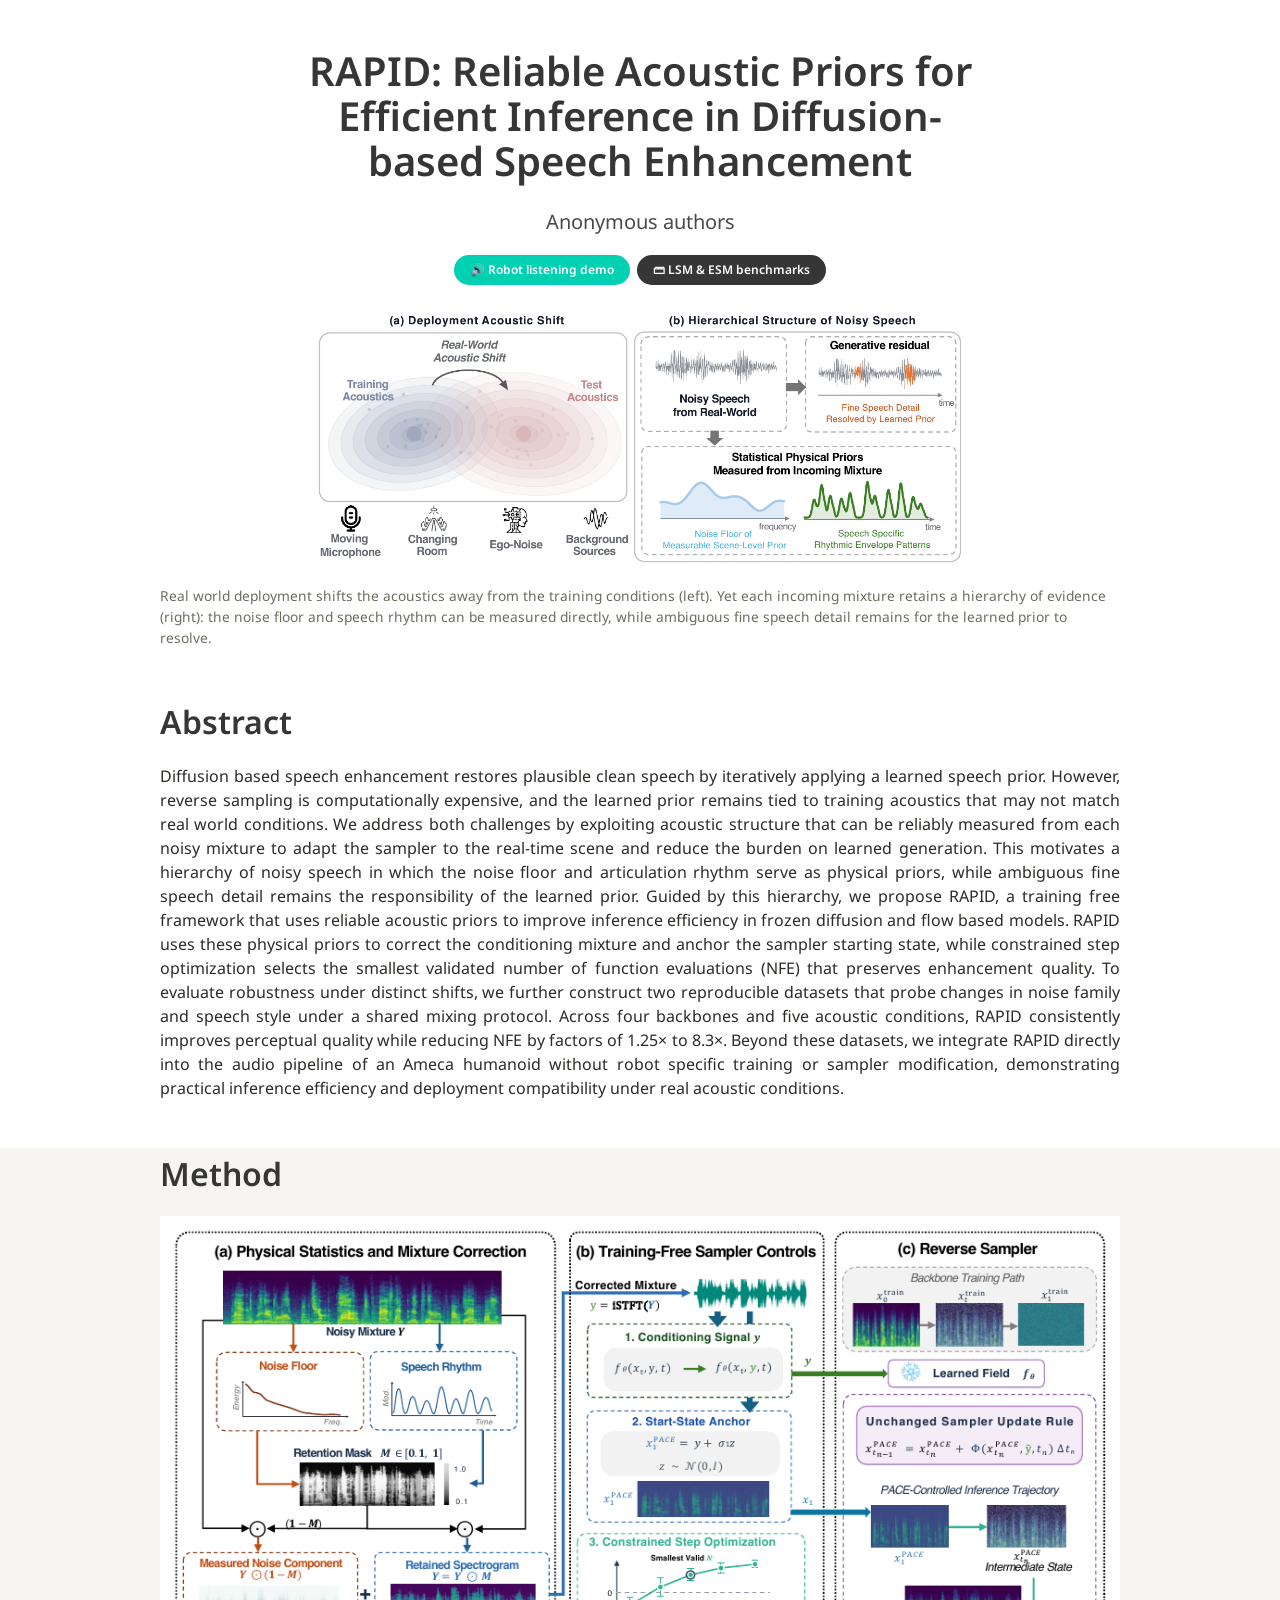
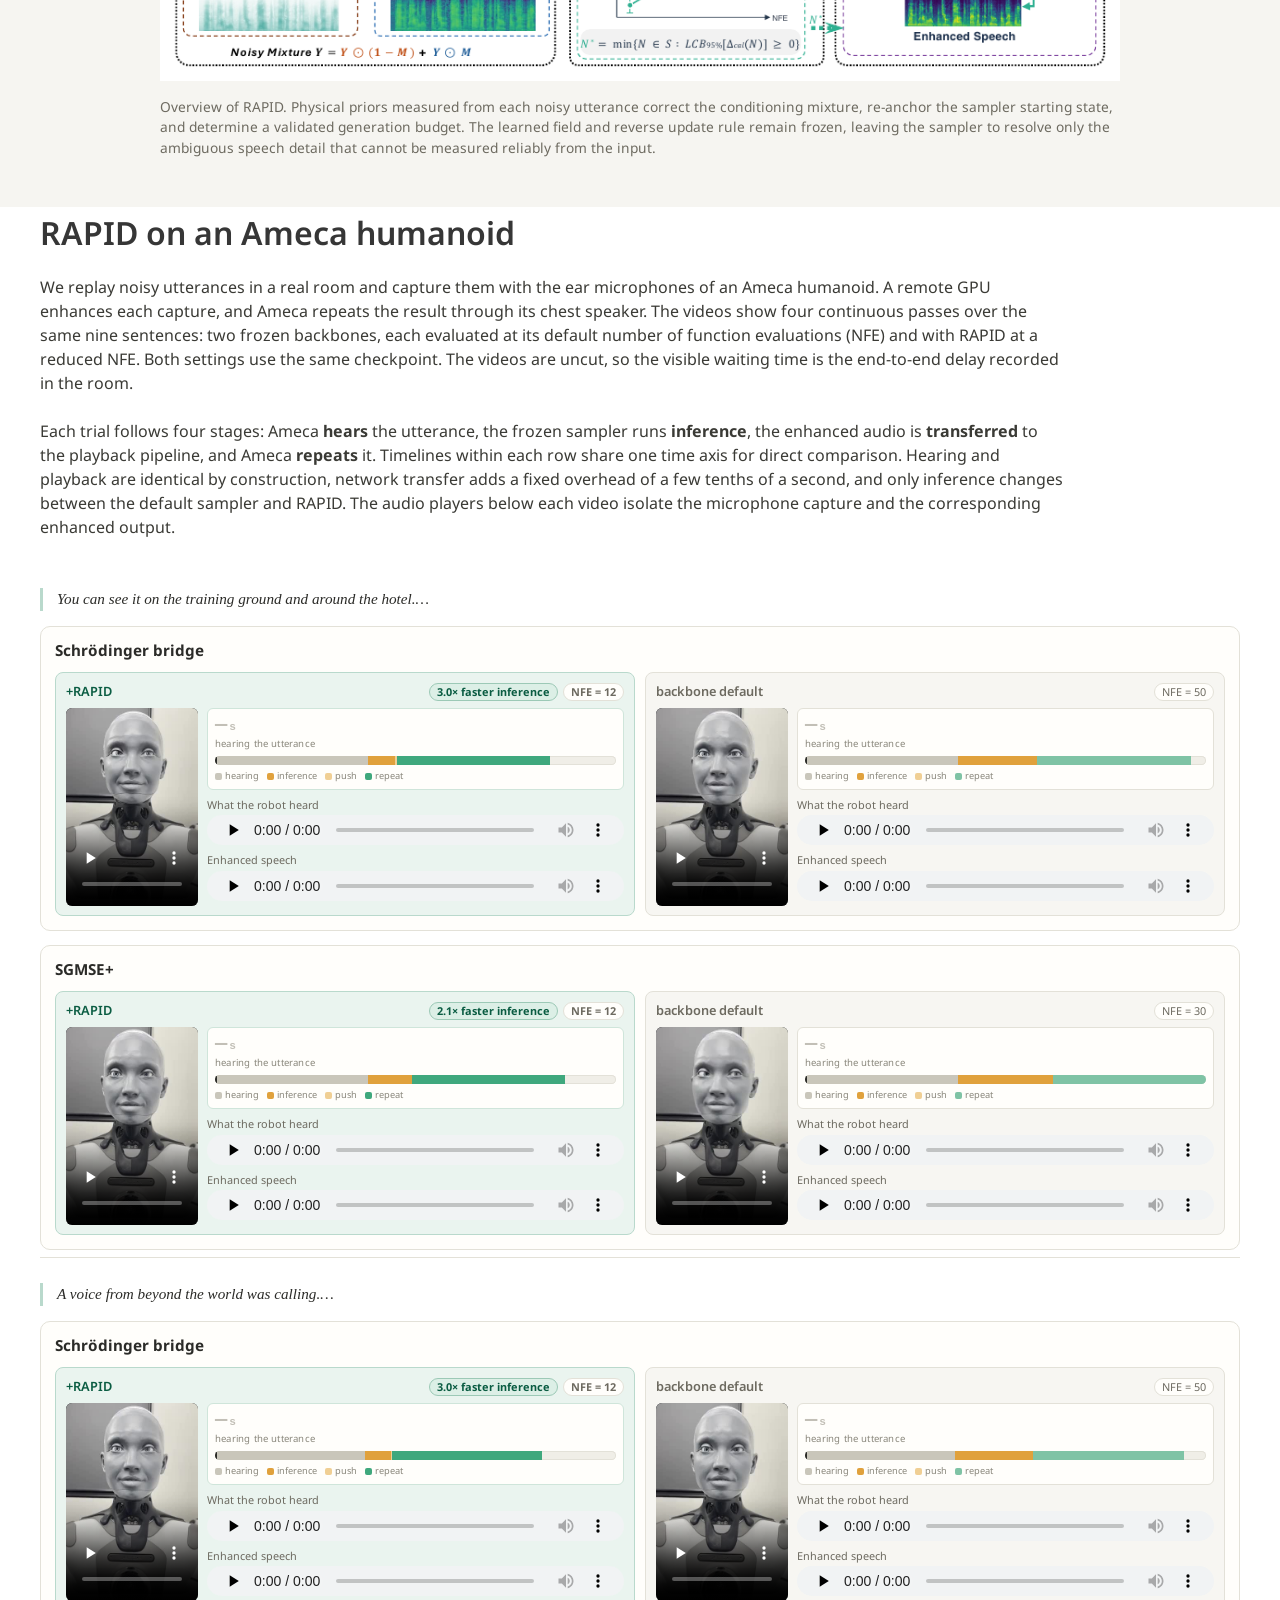
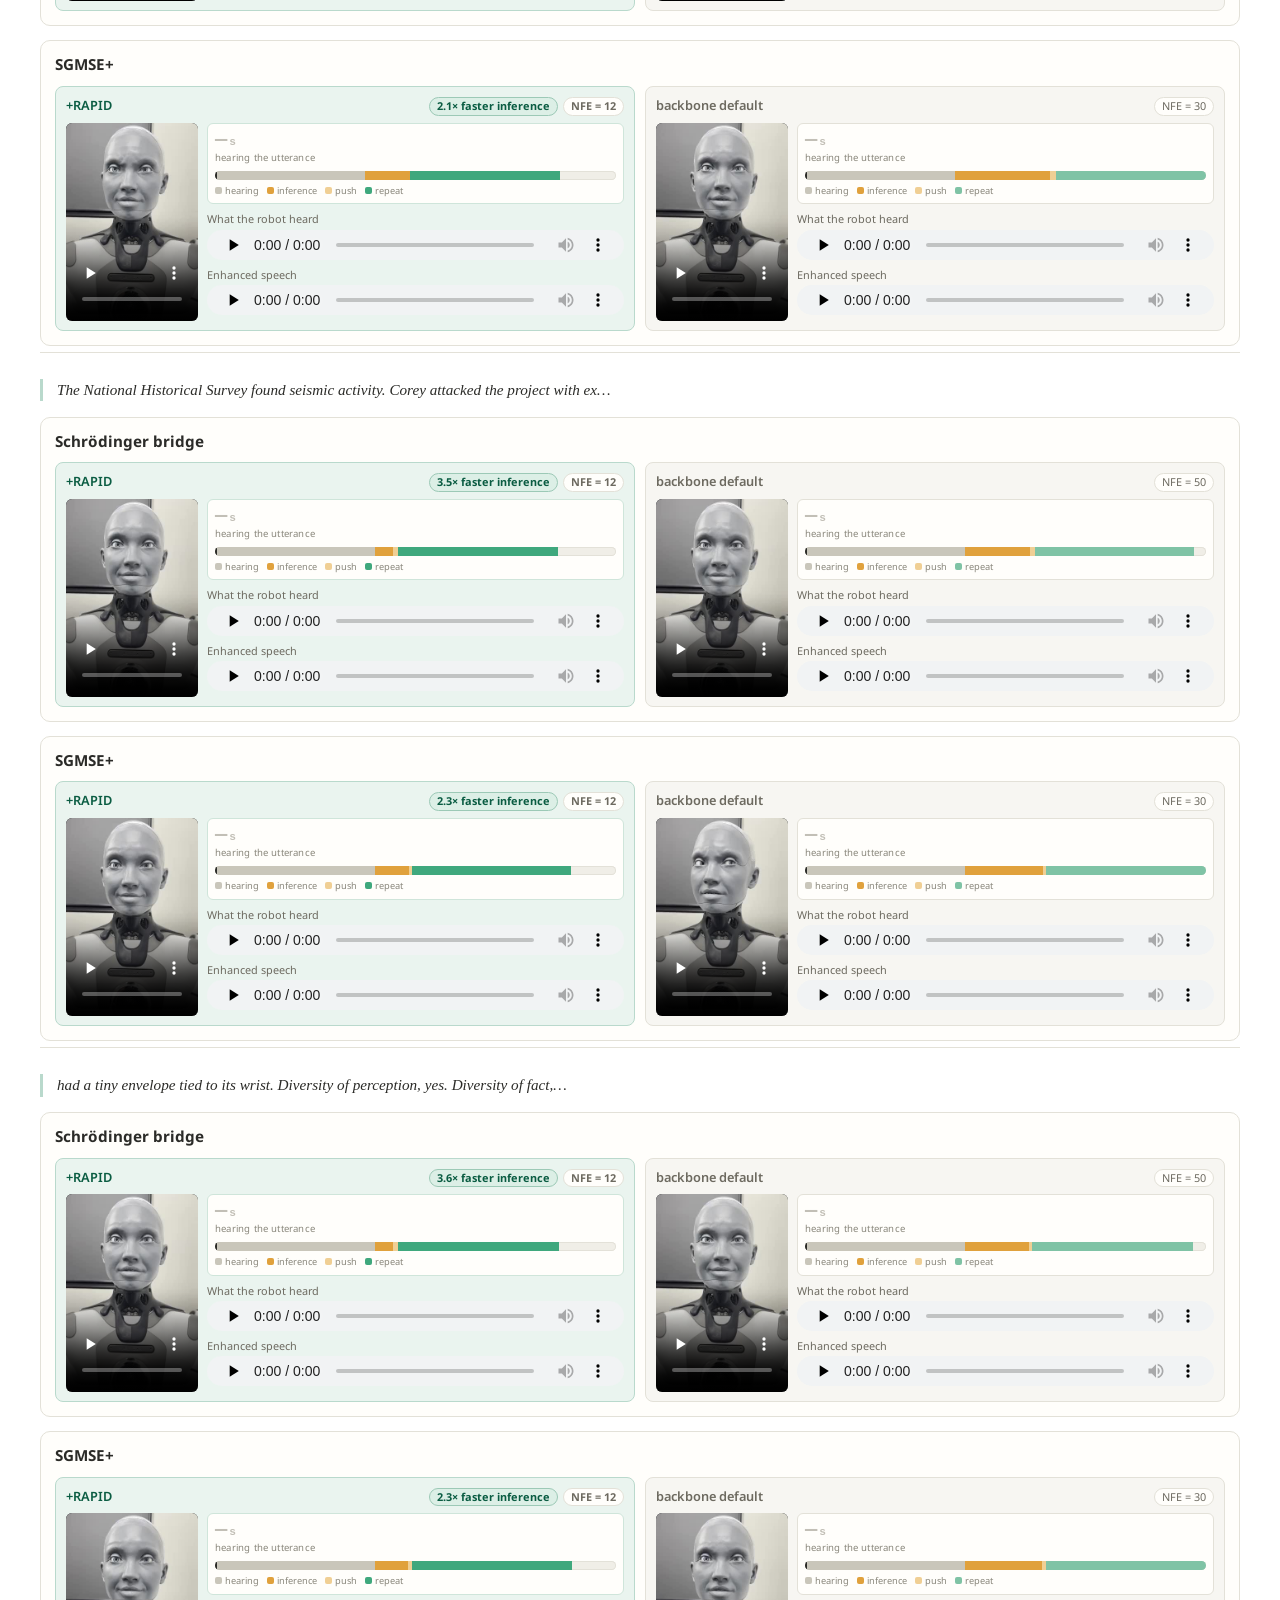
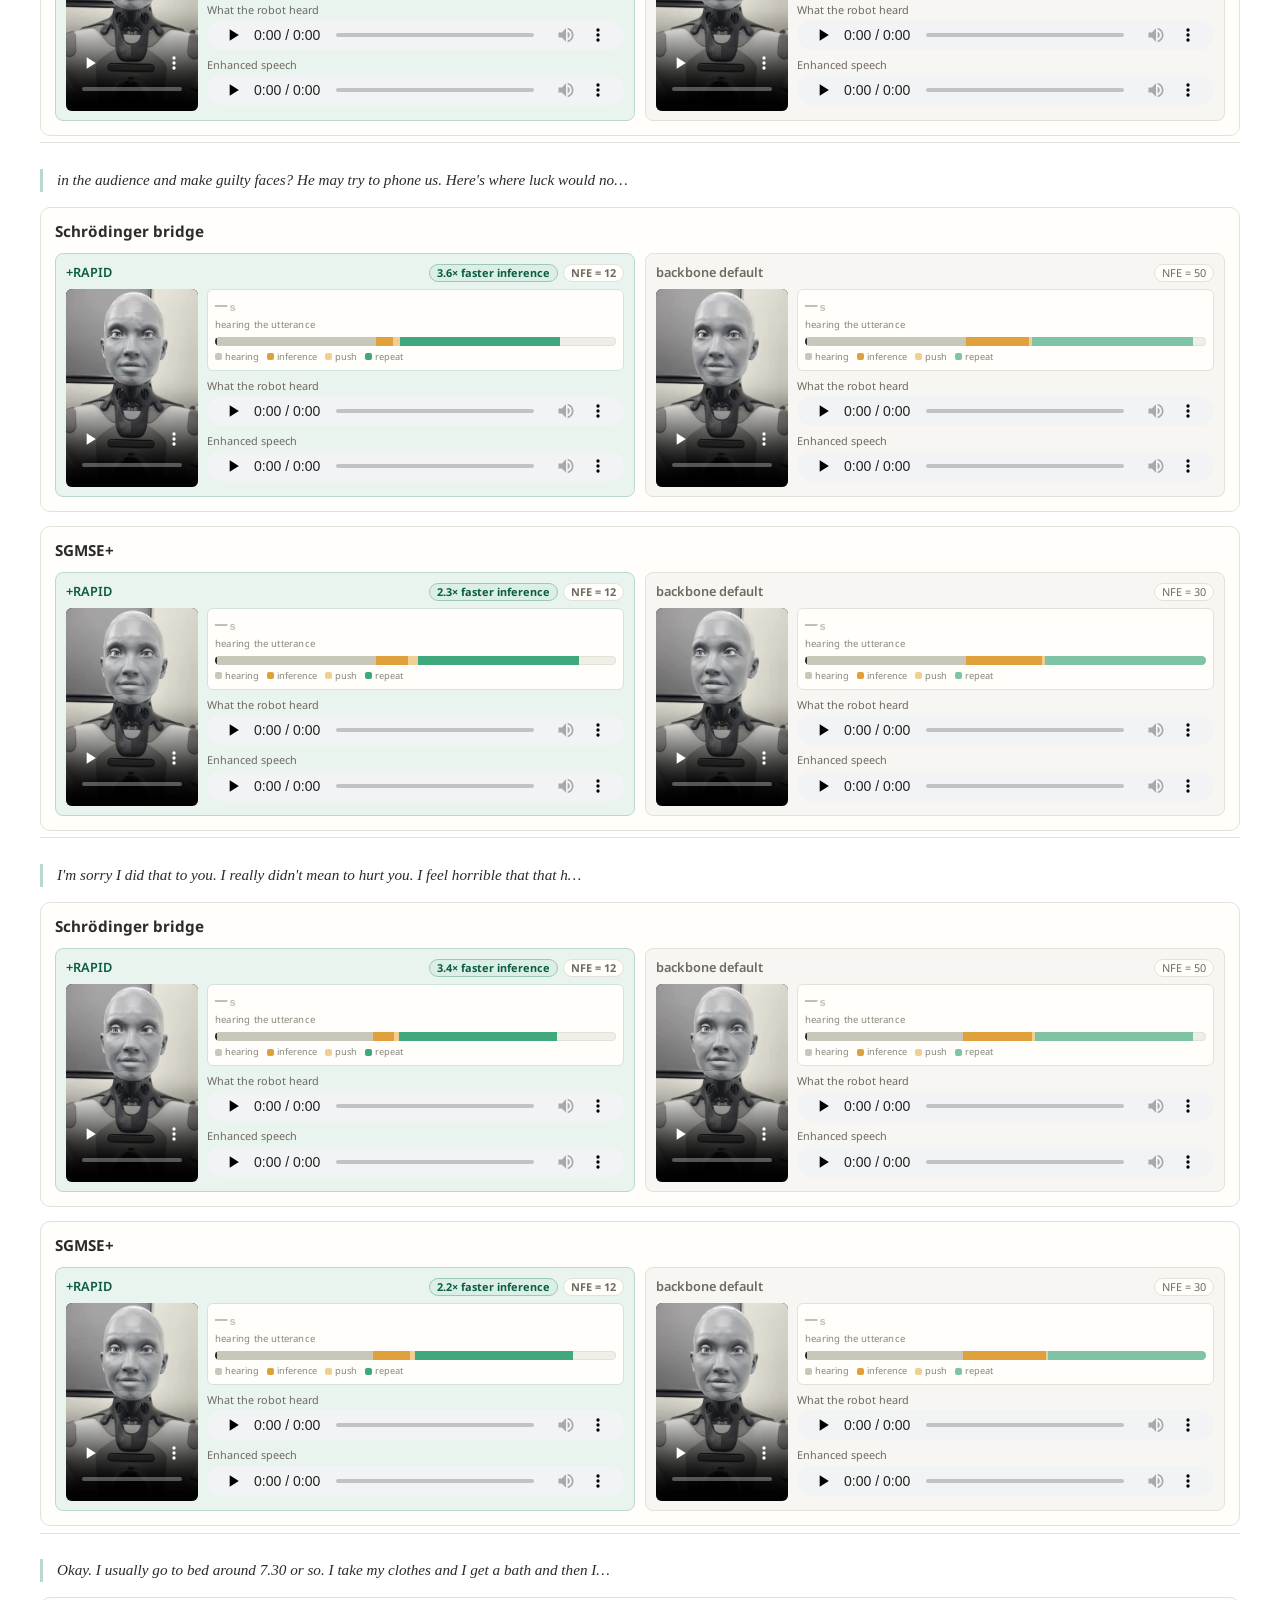
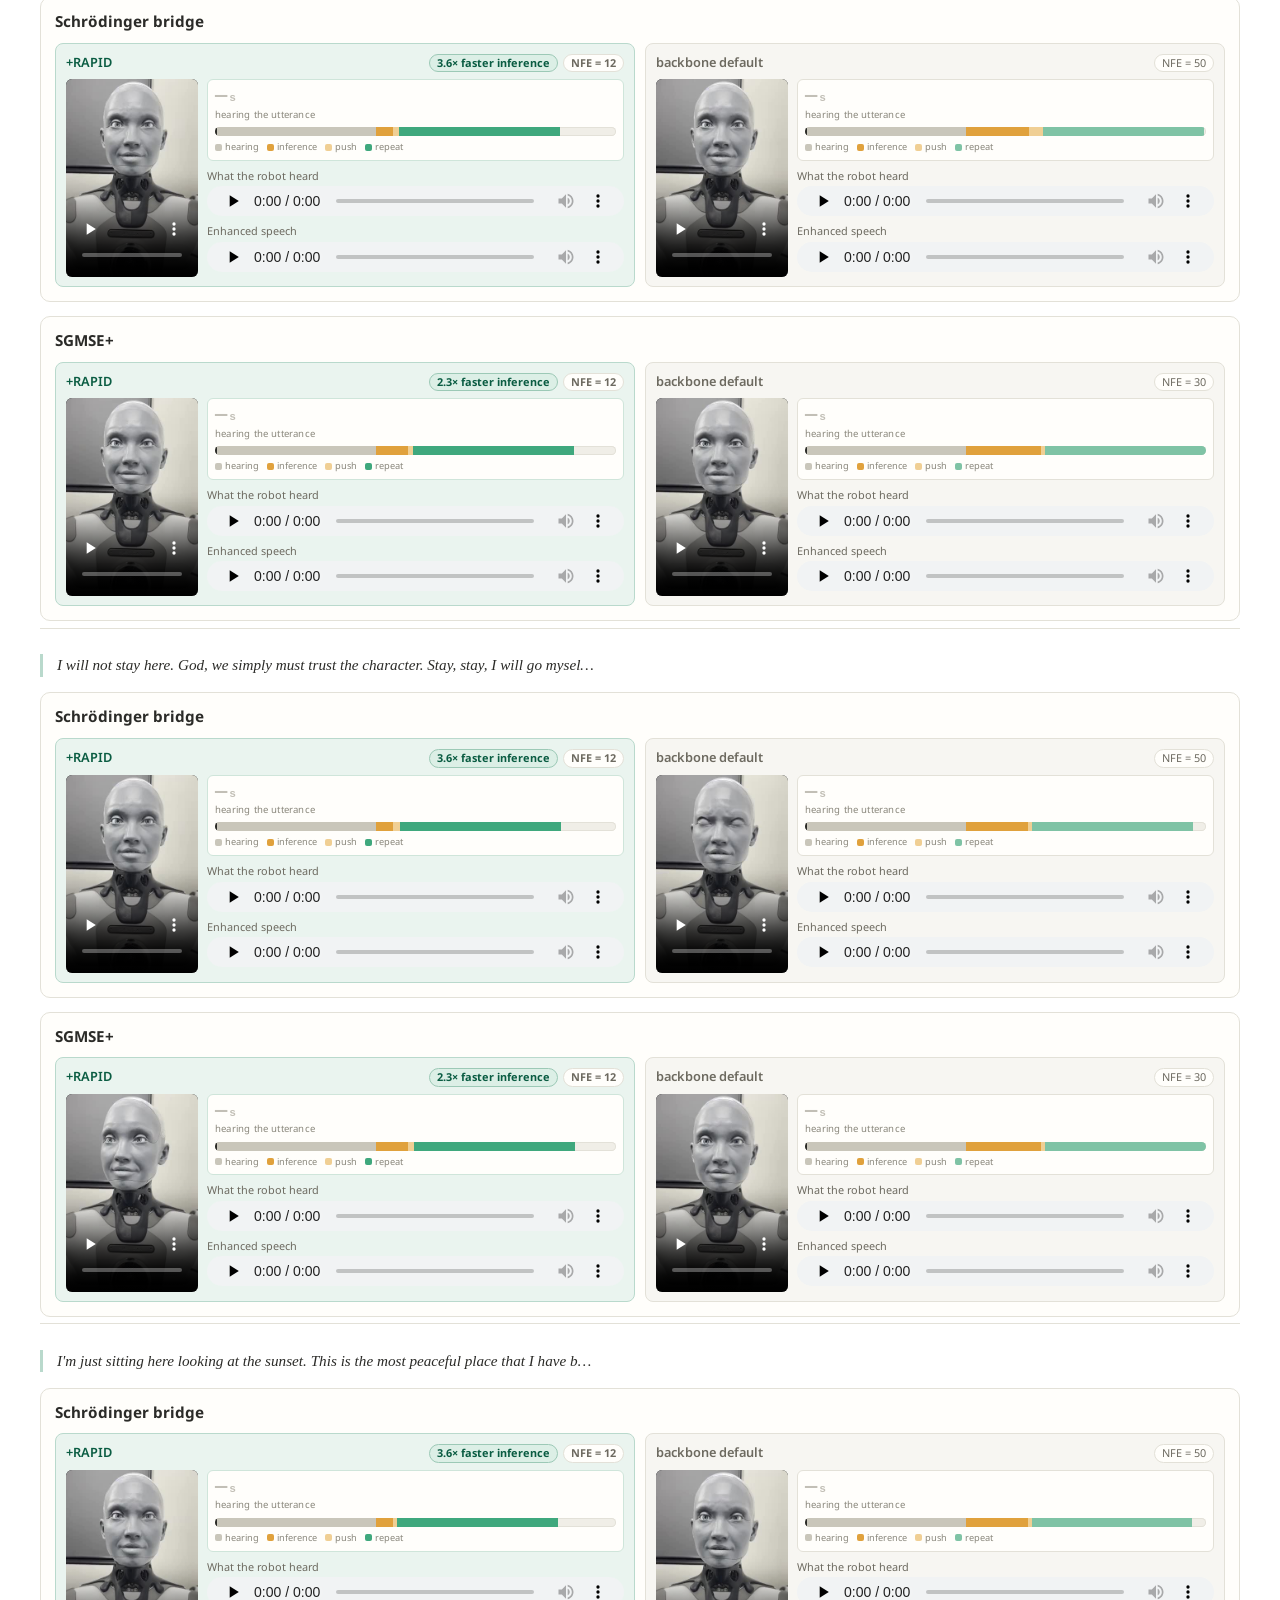
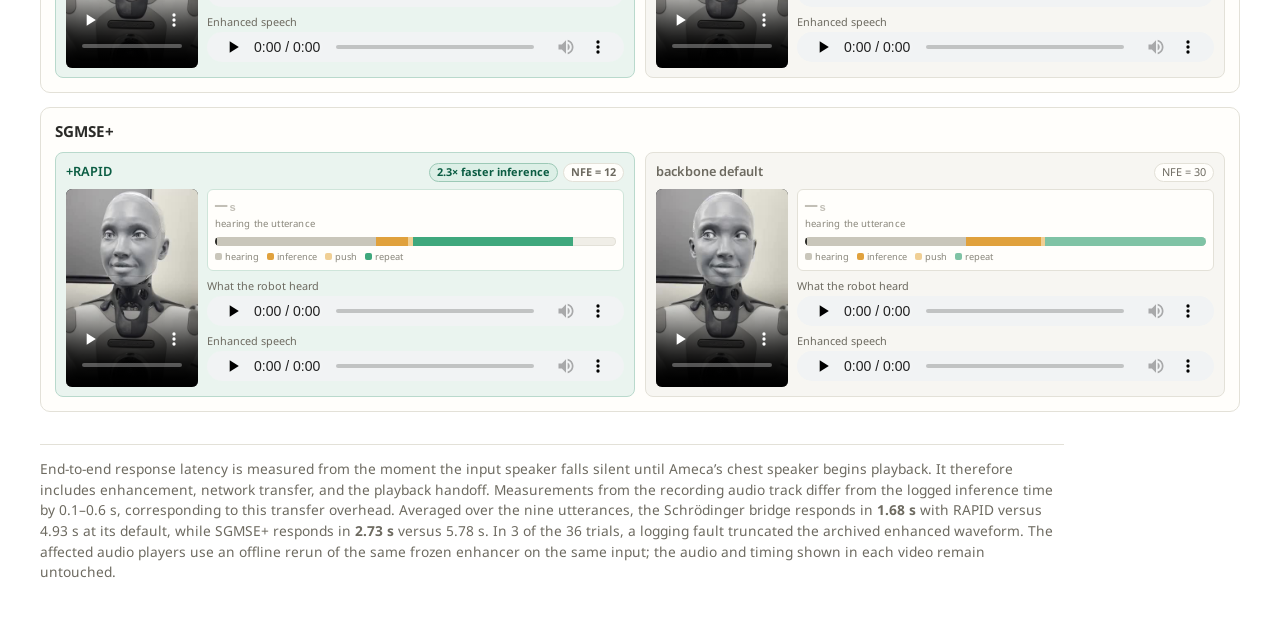
<file: index.html>
<!DOCTYPE html>
<html lang="en">
<head>
<meta charset="utf-8">
<meta name="viewport" content="width=device-width, initial-scale=1">
<title>RAPID: Reliable Acoustic Priors for Efficient Inference in Diffusion-based Speech Enhancement</title>
<link rel="stylesheet" href="static/css/bulma.min.css"><link rel="stylesheet" href="static/css/index.css">
<link href="https://fonts.googleapis.com/css2?family=Google+Sans:wght@400;500;700&family=Noto+Sans:wght@400;600;700&display=swap" rel="stylesheet">
</head>
<body>
<section class="hero">
  <div class="hero-body">
    <div class="container is-max-desktop">
      <div class="columns is-centered">
        <div class="column has-text-centered">
          <h1 class="title is-2 publication-title">RAPID: Reliable Acoustic Priors for Efficient Inference in Diffusion-based Speech Enhancement</h1>
          <div class="is-size-5 publication-authors"><span class="author-block">Anonymous authors</span></div>
          <div class="publication-links">
            <span class="link-block"><a class="external-link button is-primary is-rounded is-small" href="#humanoid">&#128266;&nbsp;Robot listening demo</a></span>
            <span class="link-block"><a class="external-link button is-dark is-rounded is-small" href="datasets.html">&#128451;&nbsp;LSM &amp; ESM benchmarks</a></span>
          </div>
        </div>
      </div>
    </div>
  </div>
</section>

<section class="section pt-0">
  <div class="container is-max-desktop">
    <figure class="pagefig teaserfig"><img src="static/images/teaser.png" alt="Deployment acoustic shift and the hierarchical structure of noisy speech">
    <figcaption>Real world deployment shifts the acoustics away from the training conditions (left). Yet each incoming mixture retains a hierarchy of evidence (right): the noise floor and speech rhythm can be measured directly, while ambiguous fine speech detail remains for the learned prior to resolve.</figcaption></figure>
  </div>
</section>

<section class="section pt-2">
  <div class="container is-max-desktop">
    <h2 class="title is-3">Abstract</h2>
    <div class="content abstract-text has-text-justified">Diffusion based speech enhancement restores plausible clean speech by iteratively applying a learned speech prior. However, reverse sampling is computationally expensive, and the learned prior remains tied to training acoustics that may not match real world conditions. We address both challenges by exploiting acoustic structure that can be reliably measured from each noisy mixture to adapt the sampler to the real-time scene and reduce the burden on learned generation. This motivates a hierarchy of noisy speech in which the noise floor and articulation rhythm serve as physical priors, while ambiguous fine speech detail remains the responsibility of the learned prior. Guided by this hierarchy, we propose RAPID, a training free framework that uses reliable acoustic priors to improve inference efficiency in frozen diffusion and flow based models. RAPID uses these physical priors to correct the conditioning mixture and anchor the sampler starting state, while constrained step optimization selects the smallest validated number of function evaluations (NFE) that preserves enhancement quality. To evaluate robustness under distinct shifts, we further construct two reproducible datasets that probe changes in noise family and speech style under a shared mixing protocol. Across four backbones and five acoustic conditions, RAPID consistently improves perceptual quality while reducing NFE by factors of 1.25&times; to 8.3&times;. Beyond these datasets, we integrate RAPID directly into the audio pipeline of an Ameca humanoid without robot specific training or sampler modification, demonstrating practical inference efficiency and deployment compatibility under real acoustic conditions.</div>
  </div>
</section>

<section class="section pt-2 altband">
  <div class="container is-max-desktop">
    <h2 class="title is-3">Method</h2>
    <figure class="pagefig"><img src="static/images/method.png" alt="RAPID pipeline">
    <figcaption>Overview of RAPID. Physical priors measured from each noisy utterance correct the conditioning mixture, re-anchor the sampler starting state, and determine a validated generation budget. The learned field and reverse update rule remain frozen, leaving the sampler to resolve only the ambiguous speech detail that cannot be measured reliably from the input.</figcaption></figure>
  </div>
</section>

<section class="section pt-2" id="humanoid">
  <div class="container is-robot">
    <h2 class="title is-3">RAPID on an Ameca humanoid</h2>
    <p class="content robotintro">We replay noisy utterances in a real room and capture them with the ear microphones of an Ameca humanoid. A remote GPU enhances each capture, and Ameca repeats the result through its chest speaker. The videos show four continuous passes over the same nine sentences: two frozen backbones, each evaluated at its default number of function evaluations (NFE) and with RAPID at a reduced NFE. Both settings use the same checkpoint. The videos are uncut, so the visible waiting time is the end-to-end delay recorded in the room.</p>
    <p class="content robotintro">Each trial follows four stages: Ameca <b>hears</b> the utterance, the frozen sampler runs <b>inference</b>, the enhanced audio is <b>transferred</b> to the playback pipeline, and Ameca <b>repeats</b> it. Timelines within each row share one time axis for direct comparison. Hearing and playback are identical by construction, network transfer adds a fixed overhead of a few tenths of a second, and only inference changes between the default sampler and RAPID. The audio players below each video isolate the microphone capture and the corresponding enhanced output.</p>
    <article class='uttrow'><p class='transcript'>You can see it on the training ground and around the hotel.&hellip;</p><div class='bbgrid'><section class="bbbox">
<h4 class="bbname">Schr&ouml;dinger bridge</h4>
<div class="unitgrid"><div class="unit u-rapid">
<div class="uhead"><span class="ulabel">+RAPID</span><span class="chips"><span class='mchip spchip'><b>3.0&times; faster inference</b></span><span class="mchip"><b>NFE = 12</b></span></span></div>
<div class="ubody">
<video class="rv" controls playsinline preload="none" poster="robot/poster/sb_rapid_vbd3.jpg" src="robot/video/sb_rapid_vbd3.mp4"
 data-se="3.95" data-rp="4.68" data-lat="0.73" data-cmp="0.68" data-clip="8.63" data-axis="10.32"></video>
<div class="mods">
 <div class="mod mtimer">
  <div class="tnum"><span class="tval">&mdash;</span><span class="tunit">s</span></div>
  <div class="tcap">hearing the utterance</div>
  <div class="tl"><span class="seg sh"></span><span class="seg si"></span><span class="seg sp"></span><span class="seg sr"></span><i class="cur"></i></div>
  <div class="tleg"><span class="kh">hearing</span><span class="ki">inference</span><span class="kp">push</span><span class="kr">repeat</span></div>
 </div>
 <div class="mod"><div class="mlab">What the robot heard</div>
  <audio controls preload="none" src="robot/audio/heard_vbd3.wav"></audio></div>
 <div class="mod"><div class="mlab">Enhanced speech</div>
  <audio controls preload="none" src="robot/audio/enh_sb_rapid_vbd3.wav"></audio></div>
</div></div></div><div class="unit">
<div class="uhead"><span class="ulabel">backbone default</span><span class="chips"><span class="mchip">NFE = 50</span></span></div>
<div class="ubody">
<video class="rv" controls playsinline preload="none" poster="robot/poster/sb_orig_vbd3.jpg" src="robot/video/sb_orig_vbd3.mp4"
 data-se="3.95" data-rp="5.98" data-lat="2.03" data-cmp="2.02" data-clip="9.93" data-axis="10.32"></video>
<div class="mods">
 <div class="mod mtimer">
  <div class="tnum"><span class="tval">&mdash;</span><span class="tunit">s</span></div>
  <div class="tcap">hearing the utterance</div>
  <div class="tl"><span class="seg sh"></span><span class="seg si"></span><span class="seg sp"></span><span class="seg sr"></span><i class="cur"></i></div>
  <div class="tleg"><span class="kh">hearing</span><span class="ki">inference</span><span class="kp">push</span><span class="kr">repeat</span></div>
 </div>
 <div class="mod"><div class="mlab">What the robot heard</div>
  <audio controls preload="none" src="robot/audio/heard_vbd3.wav"></audio></div>
 <div class="mod"><div class="mlab">Enhanced speech</div>
  <audio controls preload="none" src="robot/audio/enh_sb_orig_vbd3.wav"></audio></div>
</div></div></div></div></section><section class="bbbox">
<h4 class="bbname">SGMSE+</h4>
<div class="unitgrid"><div class="unit u-rapid">
<div class="uhead"><span class="ulabel">+RAPID</span><span class="chips"><span class='mchip spchip'><b>2.1&times; faster inference</b></span><span class="mchip"><b>NFE = 12</b></span></span></div>
<div class="ubody">
<video class="rv" controls playsinline preload="none" poster="robot/poster/sgmse_rapid_vbd3.jpg" src="robot/video/sgmse_rapid_vbd3.mp4"
 data-se="3.95" data-rp="5.07" data-lat="1.12" data-cmp="1.14" data-clip="9.02" data-axis="10.32"></video>
<div class="mods">
 <div class="mod mtimer">
  <div class="tnum"><span class="tval">&mdash;</span><span class="tunit">s</span></div>
  <div class="tcap">hearing the utterance</div>
  <div class="tl"><span class="seg sh"></span><span class="seg si"></span><span class="seg sp"></span><span class="seg sr"></span><i class="cur"></i></div>
  <div class="tleg"><span class="kh">hearing</span><span class="ki">inference</span><span class="kp">push</span><span class="kr">repeat</span></div>
 </div>
 <div class="mod"><div class="mlab">What the robot heard</div>
  <audio controls preload="none" src="robot/audio/heard_vbd3.wav"></audio></div>
 <div class="mod"><div class="mlab">Enhanced speech</div>
  <audio controls preload="none" src="robot/audio/enh_sgmse_rapid_vbd3.wav"></audio></div>
</div></div></div><div class="unit">
<div class="uhead"><span class="ulabel">backbone default</span><span class="chips"><span class="mchip">NFE = 30</span></span></div>
<div class="ubody">
<video class="rv" controls playsinline preload="none" poster="robot/poster/sgmse_orig_vbd3.jpg" src="robot/video/sgmse_orig_vbd3.mp4"
 data-se="3.95" data-rp="6.37" data-lat="2.42" data-cmp="2.42" data-clip="10.32" data-axis="10.32"></video>
<div class="mods">
 <div class="mod mtimer">
  <div class="tnum"><span class="tval">&mdash;</span><span class="tunit">s</span></div>
  <div class="tcap">hearing the utterance</div>
  <div class="tl"><span class="seg sh"></span><span class="seg si"></span><span class="seg sp"></span><span class="seg sr"></span><i class="cur"></i></div>
  <div class="tleg"><span class="kh">hearing</span><span class="ki">inference</span><span class="kp">push</span><span class="kr">repeat</span></div>
 </div>
 <div class="mod"><div class="mlab">What the robot heard</div>
  <audio controls preload="none" src="robot/audio/heard_vbd3.wav"></audio></div>
 <div class="mod"><div class="mlab">Enhanced speech</div>
  <audio controls preload="none" src="robot/audio/enh_sgmse_orig_vbd3.wav"></audio></div>
</div></div></div></div></section></div></article><article class='uttrow'><p class='transcript'>A voice from beyond the world was calling.&hellip;</p><div class='bbgrid'><section class="bbbox">
<h4 class="bbname">Schr&ouml;dinger bridge</h4>
<div class="unitgrid"><div class="unit u-rapid">
<div class="uhead"><span class="ulabel">+RAPID</span><span class="chips"><span class='mchip spchip'><b>3.0&times; faster inference</b></span><span class="mchip"><b>NFE = 12</b></span></span></div>
<div class="ubody">
<video class="rv" controls playsinline preload="none" poster="robot/poster/sb_rapid_lsm3.jpg" src="robot/video/sb_rapid_lsm3.mp4"
 data-se="4.15" data-rp="4.89" data-lat="0.74" data-cmp="0.72" data-clip="9.04" data-axis="11.07"></video>
<div class="mods">
 <div class="mod mtimer">
  <div class="tnum"><span class="tval">&mdash;</span><span class="tunit">s</span></div>
  <div class="tcap">hearing the utterance</div>
  <div class="tl"><span class="seg sh"></span><span class="seg si"></span><span class="seg sp"></span><span class="seg sr"></span><i class="cur"></i></div>
  <div class="tleg"><span class="kh">hearing</span><span class="ki">inference</span><span class="kp">push</span><span class="kr">repeat</span></div>
 </div>
 <div class="mod"><div class="mlab">What the robot heard</div>
  <audio controls preload="none" src="robot/audio/heard_lsm3.wav"></audio></div>
 <div class="mod"><div class="mlab">Enhanced speech</div>
  <audio controls preload="none" src="robot/audio/enh_sb_rapid_lsm3.wav"></audio></div>
</div></div></div><div class="unit">
<div class="uhead"><span class="ulabel">backbone default</span><span class="chips"><span class="mchip">NFE = 50</span></span></div>
<div class="ubody">
<video class="rv" controls playsinline preload="none" poster="robot/poster/sb_orig_lsm3.jpg" src="robot/video/sb_orig_lsm3.mp4"
 data-se="4.15" data-rp="6.3" data-lat="2.15" data-cmp="2.19" data-clip="10.45" data-axis="11.07"></video>
<div class="mods">
 <div class="mod mtimer">
  <div class="tnum"><span class="tval">&mdash;</span><span class="tunit">s</span></div>
  <div class="tcap">hearing the utterance</div>
  <div class="tl"><span class="seg sh"></span><span class="seg si"></span><span class="seg sp"></span><span class="seg sr"></span><i class="cur"></i></div>
  <div class="tleg"><span class="kh">hearing</span><span class="ki">inference</span><span class="kp">push</span><span class="kr">repeat</span></div>
 </div>
 <div class="mod"><div class="mlab">What the robot heard</div>
  <audio controls preload="none" src="robot/audio/heard_lsm3.wav"></audio></div>
 <div class="mod"><div class="mlab">Enhanced speech</div>
  <audio controls preload="none" src="robot/audio/enh_sb_orig_lsm3.wav"></audio></div>
</div></div></div></div></section><section class="bbbox">
<h4 class="bbname">SGMSE+</h4>
<div class="unitgrid"><div class="unit u-rapid">
<div class="uhead"><span class="ulabel">+RAPID</span><span class="chips"><span class='mchip spchip'><b>2.1&times; faster inference</b></span><span class="mchip"><b>NFE = 12</b></span></span></div>
<div class="ubody">
<video class="rv" controls playsinline preload="none" poster="robot/poster/sgmse_rapid_lsm3.jpg" src="robot/video/sgmse_rapid_lsm3.mp4"
 data-se="4.15" data-rp="5.37" data-lat="1.22" data-cmp="1.23" data-clip="9.52" data-axis="11.07"></video>
<div class="mods">
 <div class="mod mtimer">
  <div class="tnum"><span class="tval">&mdash;</span><span class="tunit">s</span></div>
  <div class="tcap">hearing the utterance</div>
  <div class="tl"><span class="seg sh"></span><span class="seg si"></span><span class="seg sp"></span><span class="seg sr"></span><i class="cur"></i></div>
  <div class="tleg"><span class="kh">hearing</span><span class="ki">inference</span><span class="kp">push</span><span class="kr">repeat</span></div>
 </div>
 <div class="mod"><div class="mlab">What the robot heard</div>
  <audio controls preload="none" src="robot/audio/heard_lsm3.wav"></audio></div>
 <div class="mod"><div class="mlab">Enhanced speech</div>
  <audio controls preload="none" src="robot/audio/enh_sgmse_rapid_lsm3.wav"></audio></div>
</div></div></div><div class="unit">
<div class="uhead"><span class="ulabel">backbone default</span><span class="chips"><span class="mchip">NFE = 30</span></span></div>
<div class="ubody">
<video class="rv" controls playsinline preload="none" poster="robot/poster/sgmse_orig_lsm3.jpg" src="robot/video/sgmse_orig_lsm3.mp4"
 data-se="4.15" data-rp="6.92" data-lat="2.77" data-cmp="2.62" data-clip="11.07" data-axis="11.07"></video>
<div class="mods">
 <div class="mod mtimer">
  <div class="tnum"><span class="tval">&mdash;</span><span class="tunit">s</span></div>
  <div class="tcap">hearing the utterance</div>
  <div class="tl"><span class="seg sh"></span><span class="seg si"></span><span class="seg sp"></span><span class="seg sr"></span><i class="cur"></i></div>
  <div class="tleg"><span class="kh">hearing</span><span class="ki">inference</span><span class="kp">push</span><span class="kr">repeat</span></div>
 </div>
 <div class="mod"><div class="mlab">What the robot heard</div>
  <audio controls preload="none" src="robot/audio/heard_lsm3.wav"></audio></div>
 <div class="mod"><div class="mlab">Enhanced speech</div>
  <audio controls preload="none" src="robot/audio/enh_sgmse_orig_lsm3.wav"></audio></div>
</div></div></div></div></section></div></article><article class='uttrow'><p class='transcript'>The National Historical Survey found seismic activity.  Corey attacked the project with ex&hellip;</p><div class='bbgrid'><section class="bbbox">
<h4 class="bbname">Schr&ouml;dinger bridge</h4>
<div class="unitgrid"><div class="unit u-rapid">
<div class="uhead"><span class="ulabel">+RAPID</span><span class="chips"><span class='mchip spchip'><b>3.5&times; faster inference</b></span><span class="mchip"><b>NFE = 12</b></span></span></div>
<div class="ubody">
<video class="rv" controls playsinline preload="none" poster="robot/poster/sb_rapid_dns2.jpg" src="robot/video/sb_rapid_dns2.mp4"
 data-se="11.0" data-rp="12.63" data-lat="1.63" data-cmp="1.29" data-clip="23.63" data-axis="27.63"></video>
<div class="mods">
 <div class="mod mtimer">
  <div class="tnum"><span class="tval">&mdash;</span><span class="tunit">s</span></div>
  <div class="tcap">hearing the utterance</div>
  <div class="tl"><span class="seg sh"></span><span class="seg si"></span><span class="seg sp"></span><span class="seg sr"></span><i class="cur"></i></div>
  <div class="tleg"><span class="kh">hearing</span><span class="ki">inference</span><span class="kp">push</span><span class="kr">repeat</span></div>
 </div>
 <div class="mod"><div class="mlab">What the robot heard</div>
  <audio controls preload="none" src="robot/audio/heard_dns2.wav"></audio></div>
 <div class="mod"><div class="mlab">Enhanced speech</div>
  <audio controls preload="none" src="robot/audio/enh_sb_rapid_dns2.wav"></audio></div>
</div></div></div><div class="unit">
<div class="uhead"><span class="ulabel">backbone default</span><span class="chips"><span class="mchip">NFE = 50</span></span></div>
<div class="ubody">
<video class="rv" controls playsinline preload="none" poster="robot/poster/sb_orig_dns2.jpg" src="robot/video/sb_orig_dns2.mp4"
 data-se="11.0" data-rp="15.82" data-lat="4.82" data-cmp="4.47" data-clip="26.82" data-axis="27.63"></video>
<div class="mods">
 <div class="mod mtimer">
  <div class="tnum"><span class="tval">&mdash;</span><span class="tunit">s</span></div>
  <div class="tcap">hearing the utterance</div>
  <div class="tl"><span class="seg sh"></span><span class="seg si"></span><span class="seg sp"></span><span class="seg sr"></span><i class="cur"></i></div>
  <div class="tleg"><span class="kh">hearing</span><span class="ki">inference</span><span class="kp">push</span><span class="kr">repeat</span></div>
 </div>
 <div class="mod"><div class="mlab">What the robot heard</div>
  <audio controls preload="none" src="robot/audio/heard_dns2.wav"></audio></div>
 <div class="mod"><div class="mlab">Enhanced speech</div>
  <audio controls preload="none" src="robot/audio/enh_sb_orig_dns2.wav"></audio></div>
</div></div></div></div></section><section class="bbbox">
<h4 class="bbname">SGMSE+</h4>
<div class="unitgrid"><div class="unit u-rapid">
<div class="uhead"><span class="ulabel">+RAPID</span><span class="chips"><span class='mchip spchip'><b>2.3&times; faster inference</b></span><span class="mchip"><b>NFE = 12</b></span></span></div>
<div class="ubody">
<video class="rv" controls playsinline preload="none" poster="robot/poster/sgmse_rapid_dns2.jpg" src="robot/video/sgmse_rapid_dns2.mp4"
 data-se="11.0" data-rp="13.55" data-lat="2.55" data-cmp="2.35" data-clip="24.55" data-axis="27.63"></video>
<div class="mods">
 <div class="mod mtimer">
  <div class="tnum"><span class="tval">&mdash;</span><span class="tunit">s</span></div>
  <div class="tcap">hearing the utterance</div>
  <div class="tl"><span class="seg sh"></span><span class="seg si"></span><span class="seg sp"></span><span class="seg sr"></span><i class="cur"></i></div>
  <div class="tleg"><span class="kh">hearing</span><span class="ki">inference</span><span class="kp">push</span><span class="kr">repeat</span></div>
 </div>
 <div class="mod"><div class="mlab">What the robot heard</div>
  <audio controls preload="none" src="robot/audio/heard_dns2.wav"></audio></div>
 <div class="mod"><div class="mlab">Enhanced speech</div>
  <audio controls preload="none" src="robot/audio/enh_sgmse_rapid_dns2.wav"></audio></div>
</div></div></div><div class="unit">
<div class="uhead"><span class="ulabel">backbone default</span><span class="chips"><span class="mchip">NFE = 30</span></span></div>
<div class="ubody">
<video class="rv" controls playsinline preload="none" poster="robot/poster/sgmse_orig_dns2.jpg" src="robot/video/sgmse_orig_dns2.mp4"
 data-se="11.0" data-rp="16.63" data-lat="5.63" data-cmp="5.37" data-clip="27.63" data-axis="27.63"></video>
<div class="mods">
 <div class="mod mtimer">
  <div class="tnum"><span class="tval">&mdash;</span><span class="tunit">s</span></div>
  <div class="tcap">hearing the utterance</div>
  <div class="tl"><span class="seg sh"></span><span class="seg si"></span><span class="seg sp"></span><span class="seg sr"></span><i class="cur"></i></div>
  <div class="tleg"><span class="kh">hearing</span><span class="ki">inference</span><span class="kp">push</span><span class="kr">repeat</span></div>
 </div>
 <div class="mod"><div class="mlab">What the robot heard</div>
  <audio controls preload="none" src="robot/audio/heard_dns2.wav"></audio></div>
 <div class="mod"><div class="mlab">Enhanced speech</div>
  <audio controls preload="none" src="robot/audio/enh_sgmse_orig_dns2.wav"></audio></div>
</div></div></div></div></section></div></article><article class='uttrow'><p class='transcript'>had a tiny envelope tied to its wrist.  Diversity of perception, yes.  Diversity of fact,&hellip;</p><div class='bbgrid'><section class="bbbox">
<h4 class="bbname">Schr&ouml;dinger bridge</h4>
<div class="unitgrid"><div class="unit u-rapid">
<div class="uhead"><span class="ulabel">+RAPID</span><span class="chips"><span class='mchip spchip'><b>3.6&times; faster inference</b></span><span class="mchip"><b>NFE = 12</b></span></span></div>
<div class="ubody">
<video class="rv" controls playsinline preload="none" poster="robot/poster/sb_rapid_dns3.jpg" src="robot/video/sb_rapid_dns3.mp4"
 data-se="11.0" data-rp="12.56" data-lat="1.56" data-cmp="1.21" data-clip="23.56" data-axis="27.5"></video>
<div class="mods">
 <div class="mod mtimer">
  <div class="tnum"><span class="tval">&mdash;</span><span class="tunit">s</span></div>
  <div class="tcap">hearing the utterance</div>
  <div class="tl"><span class="seg sh"></span><span class="seg si"></span><span class="seg sp"></span><span class="seg sr"></span><i class="cur"></i></div>
  <div class="tleg"><span class="kh">hearing</span><span class="ki">inference</span><span class="kp">push</span><span class="kr">repeat</span></div>
 </div>
 <div class="mod"><div class="mlab">What the robot heard</div>
  <audio controls preload="none" src="robot/audio/heard_dns3.wav"></audio></div>
 <div class="mod"><div class="mlab">Enhanced speech</div>
  <audio controls preload="none" src="robot/audio/enh_sb_rapid_dns3.wav"></audio></div>
</div></div></div><div class="unit">
<div class="uhead"><span class="ulabel">backbone default</span><span class="chips"><span class="mchip">NFE = 50</span></span></div>
<div class="ubody">
<video class="rv" controls playsinline preload="none" poster="robot/poster/sb_orig_dns3.jpg" src="robot/video/sb_orig_dns3.mp4"
 data-se="11.0" data-rp="15.59" data-lat="4.59" data-cmp="4.38" data-clip="26.59" data-axis="27.5"></video>
<div class="mods">
 <div class="mod mtimer">
  <div class="tnum"><span class="tval">&mdash;</span><span class="tunit">s</span></div>
  <div class="tcap">hearing the utterance</div>
  <div class="tl"><span class="seg sh"></span><span class="seg si"></span><span class="seg sp"></span><span class="seg sr"></span><i class="cur"></i></div>
  <div class="tleg"><span class="kh">hearing</span><span class="ki">inference</span><span class="kp">push</span><span class="kr">repeat</span></div>
 </div>
 <div class="mod"><div class="mlab">What the robot heard</div>
  <audio controls preload="none" src="robot/audio/heard_dns3.wav"></audio></div>
 <div class="mod"><div class="mlab">Enhanced speech</div>
  <audio controls preload="none" src="robot/audio/enh_sb_orig_dns3.wav"></audio></div>
</div></div></div></div></section><section class="bbbox">
<h4 class="bbname">SGMSE+</h4>
<div class="unitgrid"><div class="unit u-rapid">
<div class="uhead"><span class="ulabel">+RAPID</span><span class="chips"><span class='mchip spchip'><b>2.3&times; faster inference</b></span><span class="mchip"><b>NFE = 12</b></span></span></div>
<div class="ubody">
<video class="rv" controls playsinline preload="none" poster="robot/poster/sgmse_rapid_dns3.jpg" src="robot/video/sgmse_rapid_dns3.mp4"
 data-se="11.0" data-rp="13.5" data-lat="2.50" data-cmp="2.27" data-clip="24.5" data-axis="27.5"></video>
<div class="mods">
 <div class="mod mtimer">
  <div class="tnum"><span class="tval">&mdash;</span><span class="tunit">s</span></div>
  <div class="tcap">hearing the utterance</div>
  <div class="tl"><span class="seg sh"></span><span class="seg si"></span><span class="seg sp"></span><span class="seg sr"></span><i class="cur"></i></div>
  <div class="tleg"><span class="kh">hearing</span><span class="ki">inference</span><span class="kp">push</span><span class="kr">repeat</span></div>
 </div>
 <div class="mod"><div class="mlab">What the robot heard</div>
  <audio controls preload="none" src="robot/audio/heard_dns3.wav"></audio></div>
 <div class="mod"><div class="mlab">Enhanced speech</div>
  <audio controls preload="none" src="robot/audio/enh_sgmse_rapid_dns3.wav"></audio></div>
</div></div></div><div class="unit">
<div class="uhead"><span class="ulabel">backbone default</span><span class="chips"><span class="mchip">NFE = 30</span></span></div>
<div class="ubody">
<video class="rv" controls playsinline preload="none" poster="robot/poster/sgmse_orig_dns3.jpg" src="robot/video/sgmse_orig_dns3.mp4"
 data-se="11.0" data-rp="16.5" data-lat="5.50" data-cmp="5.27" data-clip="27.5" data-axis="27.5"></video>
<div class="mods">
 <div class="mod mtimer">
  <div class="tnum"><span class="tval">&mdash;</span><span class="tunit">s</span></div>
  <div class="tcap">hearing the utterance</div>
  <div class="tl"><span class="seg sh"></span><span class="seg si"></span><span class="seg sp"></span><span class="seg sr"></span><i class="cur"></i></div>
  <div class="tleg"><span class="kh">hearing</span><span class="ki">inference</span><span class="kp">push</span><span class="kr">repeat</span></div>
 </div>
 <div class="mod"><div class="mlab">What the robot heard</div>
  <audio controls preload="none" src="robot/audio/heard_dns3.wav"></audio></div>
 <div class="mod"><div class="mlab">Enhanced speech</div>
  <audio controls preload="none" src="robot/audio/enh_sgmse_orig_dns3.wav"></audio></div>
</div></div></div></div></section></div></article><article class='uttrow'><p class='transcript'>in the audience and make guilty faces? He may try to phone us. Here&#x27;s where luck would  no&hellip;</p><div class='bbgrid'><section class="bbbox">
<h4 class="bbname">Schr&ouml;dinger bridge</h4>
<div class="unitgrid"><div class="unit u-rapid">
<div class="uhead"><span class="ulabel">+RAPID</span><span class="chips"><span class='mchip spchip'><b>3.6&times; faster inference</b></span><span class="mchip"><b>NFE = 12</b></span></span></div>
<div class="ubody">
<video class="rv" controls playsinline preload="none" poster="robot/poster/sb_rapid_dns1.jpg" src="robot/video/sb_rapid_dns1.mp4"
 data-se="11.0" data-rp="12.67" data-lat="1.67" data-cmp="1.20" data-clip="23.67" data-axis="27.48"></video>
<div class="mods">
 <div class="mod mtimer">
  <div class="tnum"><span class="tval">&mdash;</span><span class="tunit">s</span></div>
  <div class="tcap">hearing the utterance</div>
  <div class="tl"><span class="seg sh"></span><span class="seg si"></span><span class="seg sp"></span><span class="seg sr"></span><i class="cur"></i></div>
  <div class="tleg"><span class="kh">hearing</span><span class="ki">inference</span><span class="kp">push</span><span class="kr">repeat</span></div>
 </div>
 <div class="mod"><div class="mlab">What the robot heard</div>
  <audio controls preload="none" src="robot/audio/heard_dns1.wav"></audio></div>
 <div class="mod"><div class="mlab">Enhanced speech</div>
  <audio controls preload="none" src="robot/audio/enh_sb_rapid_dns1.wav"></audio></div>
</div></div></div><div class="unit">
<div class="uhead"><span class="ulabel">backbone default</span><span class="chips"><span class="mchip">NFE = 50</span></span></div>
<div class="ubody">
<video class="rv" controls playsinline preload="none" poster="robot/poster/sb_orig_dns1.jpg" src="robot/video/sb_orig_dns1.mp4"
 data-se="11.0" data-rp="15.56" data-lat="4.56" data-cmp="4.38" data-clip="26.56" data-axis="27.48"></video>
<div class="mods">
 <div class="mod mtimer">
  <div class="tnum"><span class="tval">&mdash;</span><span class="tunit">s</span></div>
  <div class="tcap">hearing the utterance</div>
  <div class="tl"><span class="seg sh"></span><span class="seg si"></span><span class="seg sp"></span><span class="seg sr"></span><i class="cur"></i></div>
  <div class="tleg"><span class="kh">hearing</span><span class="ki">inference</span><span class="kp">push</span><span class="kr">repeat</span></div>
 </div>
 <div class="mod"><div class="mlab">What the robot heard</div>
  <audio controls preload="none" src="robot/audio/heard_dns1.wav"></audio></div>
 <div class="mod"><div class="mlab">Enhanced speech</div>
  <audio controls preload="none" src="robot/audio/enh_sb_orig_dns1.wav"></audio></div>
</div></div></div></div></section><section class="bbbox">
<h4 class="bbname">SGMSE+</h4>
<div class="unitgrid"><div class="unit u-rapid">
<div class="uhead"><span class="ulabel">+RAPID</span><span class="chips"><span class='mchip spchip'><b>2.3&times; faster inference</b></span><span class="mchip"><b>NFE = 12</b></span></span></div>
<div class="ubody">
<video class="rv" controls playsinline preload="none" poster="robot/poster/sgmse_rapid_dns1.jpg" src="robot/video/sgmse_rapid_dns1.mp4"
 data-se="11.0" data-rp="13.92" data-lat="2.92" data-cmp="2.26" data-clip="24.92" data-axis="27.48"></video>
<div class="mods">
 <div class="mod mtimer">
  <div class="tnum"><span class="tval">&mdash;</span><span class="tunit">s</span></div>
  <div class="tcap">hearing the utterance</div>
  <div class="tl"><span class="seg sh"></span><span class="seg si"></span><span class="seg sp"></span><span class="seg sr"></span><i class="cur"></i></div>
  <div class="tleg"><span class="kh">hearing</span><span class="ki">inference</span><span class="kp">push</span><span class="kr">repeat</span></div>
 </div>
 <div class="mod"><div class="mlab">What the robot heard</div>
  <audio controls preload="none" src="robot/audio/heard_dns1.wav"></audio></div>
 <div class="mod"><div class="mlab">Enhanced speech</div>
  <audio controls preload="none" src="robot/audio/enh_sgmse_rapid_dns1.wav"></audio></div>
</div></div></div><div class="unit">
<div class="uhead"><span class="ulabel">backbone default</span><span class="chips"><span class="mchip">NFE = 30</span></span></div>
<div class="ubody">
<video class="rv" controls playsinline preload="none" poster="robot/poster/sgmse_orig_dns1.jpg" src="robot/video/sgmse_orig_dns1.mp4"
 data-se="11.0" data-rp="16.48" data-lat="5.48" data-cmp="5.27" data-clip="27.48" data-axis="27.48"></video>
<div class="mods">
 <div class="mod mtimer">
  <div class="tnum"><span class="tval">&mdash;</span><span class="tunit">s</span></div>
  <div class="tcap">hearing the utterance</div>
  <div class="tl"><span class="seg sh"></span><span class="seg si"></span><span class="seg sp"></span><span class="seg sr"></span><i class="cur"></i></div>
  <div class="tleg"><span class="kh">hearing</span><span class="ki">inference</span><span class="kp">push</span><span class="kr">repeat</span></div>
 </div>
 <div class="mod"><div class="mlab">What the robot heard</div>
  <audio controls preload="none" src="robot/audio/heard_dns1.wav"></audio></div>
 <div class="mod"><div class="mlab">Enhanced speech</div>
  <audio controls preload="none" src="robot/audio/enh_sgmse_orig_dns1.wav"></audio></div>
</div></div></div></div></section></div></article><article class='uttrow'><p class='transcript'>I&#x27;m sorry I did that to you. I really didn&#x27;t mean to hurt you. I feel horrible that that h&hellip;</p><div class='bbgrid'><section class="bbbox">
<h4 class="bbname">Schr&ouml;dinger bridge</h4>
<div class="unitgrid"><div class="unit u-rapid">
<div class="uhead"><span class="ulabel">+RAPID</span><span class="chips"><span class='mchip spchip'><b>3.4&times; faster inference</b></span><span class="mchip"><b>NFE = 12</b></span></span></div>
<div class="ubody">
<video class="rv" controls playsinline preload="none" poster="robot/poster/sb_rapid_esm1.jpg" src="robot/video/sb_rapid_esm1.mp4"
 data-se="7.89" data-rp="9.17" data-lat="1.28" data-cmp="1.02" data-clip="17.06" data-axis="19.99"></video>
<div class="mods">
 <div class="mod mtimer">
  <div class="tnum"><span class="tval">&mdash;</span><span class="tunit">s</span></div>
  <div class="tcap">hearing the utterance</div>
  <div class="tl"><span class="seg sh"></span><span class="seg si"></span><span class="seg sp"></span><span class="seg sr"></span><i class="cur"></i></div>
  <div class="tleg"><span class="kh">hearing</span><span class="ki">inference</span><span class="kp">push</span><span class="kr">repeat</span></div>
 </div>
 <div class="mod"><div class="mlab">What the robot heard</div>
  <audio controls preload="none" src="robot/audio/heard_esm1.wav"></audio></div>
 <div class="mod"><div class="mlab">Enhanced speech</div>
  <audio controls preload="none" src="robot/audio/enh_sb_rapid_esm1.wav"></audio></div>
</div></div></div><div class="unit">
<div class="uhead"><span class="ulabel">backbone default</span><span class="chips"><span class="mchip">NFE = 50</span></span></div>
<div class="ubody">
<video class="rv" controls playsinline preload="none" poster="robot/poster/sb_orig_esm1.jpg" src="robot/video/sb_orig_esm1.mp4"
 data-se="7.89" data-rp="11.47" data-lat="3.58" data-cmp="3.42" data-clip="19.36" data-axis="19.99"></video>
<div class="mods">
 <div class="mod mtimer">
  <div class="tnum"><span class="tval">&mdash;</span><span class="tunit">s</span></div>
  <div class="tcap">hearing the utterance</div>
  <div class="tl"><span class="seg sh"></span><span class="seg si"></span><span class="seg sp"></span><span class="seg sr"></span><i class="cur"></i></div>
  <div class="tleg"><span class="kh">hearing</span><span class="ki">inference</span><span class="kp">push</span><span class="kr">repeat</span></div>
 </div>
 <div class="mod"><div class="mlab">What the robot heard</div>
  <audio controls preload="none" src="robot/audio/heard_esm1.wav"></audio></div>
 <div class="mod"><div class="mlab">Enhanced speech</div>
  <audio controls preload="none" src="robot/audio/enh_sb_orig_esm1.wav"></audio></div>
</div></div></div></div></section><section class="bbbox">
<h4 class="bbname">SGMSE+</h4>
<div class="unitgrid"><div class="unit u-rapid">
<div class="uhead"><span class="ulabel">+RAPID</span><span class="chips"><span class='mchip spchip'><b>2.2&times; faster inference</b></span><span class="mchip"><b>NFE = 12</b></span></span></div>
<div class="ubody">
<video class="rv" controls playsinline preload="none" poster="robot/poster/sgmse_rapid_esm1.jpg" src="robot/video/sgmse_rapid_esm1.mp4"
 data-se="7.89" data-rp="9.95" data-lat="2.06" data-cmp="1.83" data-clip="17.84" data-axis="19.99"></video>
<div class="mods">
 <div class="mod mtimer">
  <div class="tnum"><span class="tval">&mdash;</span><span class="tunit">s</span></div>
  <div class="tcap">hearing the utterance</div>
  <div class="tl"><span class="seg sh"></span><span class="seg si"></span><span class="seg sp"></span><span class="seg sr"></span><i class="cur"></i></div>
  <div class="tleg"><span class="kh">hearing</span><span class="ki">inference</span><span class="kp">push</span><span class="kr">repeat</span></div>
 </div>
 <div class="mod"><div class="mlab">What the robot heard</div>
  <audio controls preload="none" src="robot/audio/heard_esm1.wav"></audio></div>
 <div class="mod"><div class="mlab">Enhanced speech</div>
  <audio controls preload="none" src="robot/audio/enh_sgmse_rapid_esm1.wav"></audio></div>
</div></div></div><div class="unit">
<div class="uhead"><span class="ulabel">backbone default</span><span class="chips"><span class="mchip">NFE = 30</span></span></div>
<div class="ubody">
<video class="rv" controls playsinline preload="none" poster="robot/poster/sgmse_orig_esm1.jpg" src="robot/video/sgmse_orig_esm1.mp4"
 data-se="7.89" data-rp="12.1" data-lat="4.21" data-cmp="4.10" data-clip="19.99" data-axis="19.99"></video>
<div class="mods">
 <div class="mod mtimer">
  <div class="tnum"><span class="tval">&mdash;</span><span class="tunit">s</span></div>
  <div class="tcap">hearing the utterance</div>
  <div class="tl"><span class="seg sh"></span><span class="seg si"></span><span class="seg sp"></span><span class="seg sr"></span><i class="cur"></i></div>
  <div class="tleg"><span class="kh">hearing</span><span class="ki">inference</span><span class="kp">push</span><span class="kr">repeat</span></div>
 </div>
 <div class="mod"><div class="mlab">What the robot heard</div>
  <audio controls preload="none" src="robot/audio/heard_esm1.wav"></audio></div>
 <div class="mod"><div class="mlab">Enhanced speech</div>
  <audio controls preload="none" src="robot/audio/enh_sgmse_orig_esm1.wav"></audio></div>
</div></div></div></div></section></div></article><article class='uttrow'><p class='transcript'>Okay. I usually go to bed around 7.30 or so. I take my clothes and I get a bath and then I&hellip;</p><div class='bbgrid'><section class="bbbox">
<h4 class="bbname">Schr&ouml;dinger bridge</h4>
<div class="unitgrid"><div class="unit u-rapid">
<div class="uhead"><span class="ulabel">+RAPID</span><span class="chips"><span class='mchip spchip'><b>3.6&times; faster inference</b></span><span class="mchip"><b>NFE = 12</b></span></span></div>
<div class="ubody">
<video class="rv" controls playsinline preload="none" poster="robot/poster/sb_rapid_ews3.jpg" src="robot/video/sb_rapid_ews3.mp4"
 data-se="14.63" data-rp="16.74" data-lat="2.11" data-cmp="1.61" data-clip="31.37" data-axis="36.49"></video>
<div class="mods">
 <div class="mod mtimer">
  <div class="tnum"><span class="tval">&mdash;</span><span class="tunit">s</span></div>
  <div class="tcap">hearing the utterance</div>
  <div class="tl"><span class="seg sh"></span><span class="seg si"></span><span class="seg sp"></span><span class="seg sr"></span><i class="cur"></i></div>
  <div class="tleg"><span class="kh">hearing</span><span class="ki">inference</span><span class="kp">push</span><span class="kr">repeat</span></div>
 </div>
 <div class="mod"><div class="mlab">What the robot heard</div>
  <audio controls preload="none" src="robot/audio/heard_ews3.wav"></audio></div>
 <div class="mod"><div class="mlab">Enhanced speech</div>
  <audio controls preload="none" src="robot/audio/enh_sb_rapid_ews3.wav"></audio></div>
</div></div></div><div class="unit">
<div class="uhead"><span class="ulabel">backbone default</span><span class="chips"><span class="mchip">NFE = 50</span></span></div>
<div class="ubody">
<video class="rv" controls playsinline preload="none" poster="robot/poster/sb_orig_ews3.jpg" src="robot/video/sb_orig_ews3.mp4"
 data-se="14.63" data-rp="21.67" data-lat="7.04" data-cmp="5.72" data-clip="36.3" data-axis="36.49"></video>
<div class="mods">
 <div class="mod mtimer">
  <div class="tnum"><span class="tval">&mdash;</span><span class="tunit">s</span></div>
  <div class="tcap">hearing the utterance</div>
  <div class="tl"><span class="seg sh"></span><span class="seg si"></span><span class="seg sp"></span><span class="seg sr"></span><i class="cur"></i></div>
  <div class="tleg"><span class="kh">hearing</span><span class="ki">inference</span><span class="kp">push</span><span class="kr">repeat</span></div>
 </div>
 <div class="mod"><div class="mlab">What the robot heard</div>
  <audio controls preload="none" src="robot/audio/heard_ews3.wav"></audio></div>
 <div class="mod"><div class="mlab">Enhanced speech</div>
  <audio controls preload="none" src="robot/audio/enh_sb_orig_ews3.wav"></audio></div>
</div></div></div></div></section><section class="bbbox">
<h4 class="bbname">SGMSE+</h4>
<div class="unitgrid"><div class="unit u-rapid">
<div class="uhead"><span class="ulabel">+RAPID</span><span class="chips"><span class='mchip spchip'><b>2.3&times; faster inference</b></span><span class="mchip"><b>NFE = 12</b></span></span></div>
<div class="ubody">
<video class="rv" controls playsinline preload="none" poster="robot/poster/sgmse_rapid_ews3.jpg" src="robot/video/sgmse_rapid_ews3.mp4"
 data-se="14.63" data-rp="18.04" data-lat="3.41" data-cmp="2.97" data-clip="32.67" data-axis="36.49"></video>
<div class="mods">
 <div class="mod mtimer">
  <div class="tnum"><span class="tval">&mdash;</span><span class="tunit">s</span></div>
  <div class="tcap">hearing the utterance</div>
  <div class="tl"><span class="seg sh"></span><span class="seg si"></span><span class="seg sp"></span><span class="seg sr"></span><i class="cur"></i></div>
  <div class="tleg"><span class="kh">hearing</span><span class="ki">inference</span><span class="kp">push</span><span class="kr">repeat</span></div>
 </div>
 <div class="mod"><div class="mlab">What the robot heard</div>
  <audio controls preload="none" src="robot/audio/heard_ews3.wav"></audio></div>
 <div class="mod"><div class="mlab">Enhanced speech</div>
  <audio controls preload="none" src="robot/audio/enh_sgmse_rapid_ews3.wav"></audio></div>
</div></div></div><div class="unit">
<div class="uhead"><span class="ulabel">backbone default</span><span class="chips"><span class="mchip">NFE = 30</span></span></div>
<div class="ubody">
<video class="rv" controls playsinline preload="none" poster="robot/poster/sgmse_orig_ews3.jpg" src="robot/video/sgmse_orig_ews3.mp4"
 data-se="14.63" data-rp="21.86" data-lat="7.23" data-cmp="6.87" data-clip="36.49" data-axis="36.49"></video>
<div class="mods">
 <div class="mod mtimer">
  <div class="tnum"><span class="tval">&mdash;</span><span class="tunit">s</span></div>
  <div class="tcap">hearing the utterance</div>
  <div class="tl"><span class="seg sh"></span><span class="seg si"></span><span class="seg sp"></span><span class="seg sr"></span><i class="cur"></i></div>
  <div class="tleg"><span class="kh">hearing</span><span class="ki">inference</span><span class="kp">push</span><span class="kr">repeat</span></div>
 </div>
 <div class="mod"><div class="mlab">What the robot heard</div>
  <audio controls preload="none" src="robot/audio/heard_ews3.wav"></audio></div>
 <div class="mod"><div class="mlab">Enhanced speech</div>
  <audio controls preload="none" src="robot/audio/enh_sgmse_orig_ews3.wav"></audio></div>
</div></div></div></div></section></div></article><article class='uttrow'><p class='transcript'>I will not stay here. God, we simply must trust the character. Stay, stay, I will go mysel&hellip;</p><div class='bbgrid'><section class="bbbox">
<h4 class="bbname">Schr&ouml;dinger bridge</h4>
<div class="unitgrid"><div class="unit u-rapid">
<div class="uhead"><span class="ulabel">+RAPID</span><span class="chips"><span class='mchip spchip'><b>3.6&times; faster inference</b></span><span class="mchip"><b>NFE = 12</b></span></span></div>
<div class="ubody">
<video class="rv" controls playsinline preload="none" poster="robot/poster/sb_rapid_ews1.jpg" src="robot/video/sb_rapid_ews1.mp4"
 data-se="18.21" data-rp="20.89" data-lat="2.68" data-cmp="1.93" data-clip="39.1" data-axis="45.34"></video>
<div class="mods">
 <div class="mod mtimer">
  <div class="tnum"><span class="tval">&mdash;</span><span class="tunit">s</span></div>
  <div class="tcap">hearing the utterance</div>
  <div class="tl"><span class="seg sh"></span><span class="seg si"></span><span class="seg sp"></span><span class="seg sr"></span><i class="cur"></i></div>
  <div class="tleg"><span class="kh">hearing</span><span class="ki">inference</span><span class="kp">push</span><span class="kr">repeat</span></div>
 </div>
 <div class="mod"><div class="mlab">What the robot heard</div>
  <audio controls preload="none" src="robot/audio/heard_ews1.wav"></audio></div>
 <div class="mod"><div class="mlab">Enhanced speech</div>
  <audio controls preload="none" src="robot/audio/enh_sb_rapid_ews1.wav"></audio></div>
</div></div></div><div class="unit">
<div class="uhead"><span class="ulabel">backbone default</span><span class="chips"><span class="mchip">NFE = 50</span></span></div>
<div class="ubody">
<video class="rv" controls playsinline preload="none" poster="robot/poster/sb_orig_ews1.jpg" src="robot/video/sb_orig_ews1.mp4"
 data-se="18.21" data-rp="25.65" data-lat="7.44" data-cmp="7.01" data-clip="43.86" data-axis="45.34"></video>
<div class="mods">
 <div class="mod mtimer">
  <div class="tnum"><span class="tval">&mdash;</span><span class="tunit">s</span></div>
  <div class="tcap">hearing the utterance</div>
  <div class="tl"><span class="seg sh"></span><span class="seg si"></span><span class="seg sp"></span><span class="seg sr"></span><i class="cur"></i></div>
  <div class="tleg"><span class="kh">hearing</span><span class="ki">inference</span><span class="kp">push</span><span class="kr">repeat</span></div>
 </div>
 <div class="mod"><div class="mlab">What the robot heard</div>
  <audio controls preload="none" src="robot/audio/heard_ews1.wav"></audio></div>
 <div class="mod"><div class="mlab">Enhanced speech</div>
  <audio controls preload="none" src="robot/audio/enh_sb_orig_ews1.wav"></audio></div>
</div></div></div></div></section><section class="bbbox">
<h4 class="bbname">SGMSE+</h4>
<div class="unitgrid"><div class="unit u-rapid">
<div class="uhead"><span class="ulabel">+RAPID</span><span class="chips"><span class='mchip spchip'><b>2.3&times; faster inference</b></span><span class="mchip"><b>NFE = 12</b></span></span></div>
<div class="ubody">
<video class="rv" controls playsinline preload="none" poster="robot/poster/sgmse_rapid_ews1.jpg" src="robot/video/sgmse_rapid_ews1.mp4"
 data-se="18.21" data-rp="22.46" data-lat="4.25" data-cmp="3.60" data-clip="40.67" data-axis="45.34"></video>
<div class="mods">
 <div class="mod mtimer">
  <div class="tnum"><span class="tval">&mdash;</span><span class="tunit">s</span></div>
  <div class="tcap">hearing the utterance</div>
  <div class="tl"><span class="seg sh"></span><span class="seg si"></span><span class="seg sp"></span><span class="seg sr"></span><i class="cur"></i></div>
  <div class="tleg"><span class="kh">hearing</span><span class="ki">inference</span><span class="kp">push</span><span class="kr">repeat</span></div>
 </div>
 <div class="mod"><div class="mlab">What the robot heard</div>
  <audio controls preload="none" src="robot/audio/heard_ews1.wav"></audio></div>
 <div class="mod"><div class="mlab">Enhanced speech</div>
  <audio controls preload="none" src="robot/audio/enh_sgmse_rapid_ews1.wav"></audio></div>
</div></div></div><div class="unit">
<div class="uhead"><span class="ulabel">backbone default</span><span class="chips"><span class="mchip">NFE = 30</span></span></div>
<div class="ubody">
<video class="rv" controls playsinline preload="none" poster="robot/poster/sgmse_orig_ews1.jpg" src="robot/video/sgmse_orig_ews1.mp4"
 data-se="18.21" data-rp="27.13" data-lat="8.92" data-cmp="8.42" data-clip="45.34" data-axis="45.34"></video>
<div class="mods">
 <div class="mod mtimer">
  <div class="tnum"><span class="tval">&mdash;</span><span class="tunit">s</span></div>
  <div class="tcap">hearing the utterance</div>
  <div class="tl"><span class="seg sh"></span><span class="seg si"></span><span class="seg sp"></span><span class="seg sr"></span><i class="cur"></i></div>
  <div class="tleg"><span class="kh">hearing</span><span class="ki">inference</span><span class="kp">push</span><span class="kr">repeat</span></div>
 </div>
 <div class="mod"><div class="mlab">What the robot heard</div>
  <audio controls preload="none" src="robot/audio/heard_ews1.wav"></audio></div>
 <div class="mod"><div class="mlab">Enhanced speech</div>
  <audio controls preload="none" src="robot/audio/enh_sgmse_orig_ews1.wav"></audio></div>
</div></div></div></div></section></div></article><article class='uttrow'><p class='transcript'>I&#x27;m just sitting here looking at the sunset. This is the most peaceful place that I have b&hellip;</p><div class='bbgrid'><section class="bbbox">
<h4 class="bbname">Schr&ouml;dinger bridge</h4>
<div class="unitgrid"><div class="unit u-rapid">
<div class="uhead"><span class="ulabel">+RAPID</span><span class="chips"><span class='mchip spchip'><b>3.6&times; faster inference</b></span><span class="mchip"><b>NFE = 12</b></span></span></div>
<div class="ubody">
<video class="rv" controls playsinline preload="none" poster="robot/poster/sb_rapid_ews2.jpg" src="robot/video/sb_rapid_ews2.mp4"
 data-se="19.96" data-rp="22.65" data-lat="2.69" data-cmp="2.12" data-clip="42.61" data-axis="49.77"></video>
<div class="mods">
 <div class="mod mtimer">
  <div class="tnum"><span class="tval">&mdash;</span><span class="tunit">s</span></div>
  <div class="tcap">hearing the utterance</div>
  <div class="tl"><span class="seg sh"></span><span class="seg si"></span><span class="seg sp"></span><span class="seg sr"></span><i class="cur"></i></div>
  <div class="tleg"><span class="kh">hearing</span><span class="ki">inference</span><span class="kp">push</span><span class="kr">repeat</span></div>
 </div>
 <div class="mod"><div class="mlab">What the robot heard</div>
  <audio controls preload="none" src="robot/audio/heard_ews2.wav"></audio></div>
 <div class="mod"><div class="mlab">Enhanced speech</div>
  <audio controls preload="none" src="robot/audio/enh_sb_rapid_ews2.wav"></audio></div>
</div></div></div><div class="unit">
<div class="uhead"><span class="ulabel">backbone default</span><span class="chips"><span class="mchip">NFE = 50</span></span></div>
<div class="ubody">
<video class="rv" controls playsinline preload="none" poster="robot/poster/sb_orig_ews2.jpg" src="robot/video/sb_orig_ews2.mp4"
 data-se="19.96" data-rp="28.13" data-lat="8.17" data-cmp="7.72" data-clip="48.09" data-axis="49.77"></video>
<div class="mods">
 <div class="mod mtimer">
  <div class="tnum"><span class="tval">&mdash;</span><span class="tunit">s</span></div>
  <div class="tcap">hearing the utterance</div>
  <div class="tl"><span class="seg sh"></span><span class="seg si"></span><span class="seg sp"></span><span class="seg sr"></span><i class="cur"></i></div>
  <div class="tleg"><span class="kh">hearing</span><span class="ki">inference</span><span class="kp">push</span><span class="kr">repeat</span></div>
 </div>
 <div class="mod"><div class="mlab">What the robot heard</div>
  <audio controls preload="none" src="robot/audio/heard_ews2.wav"></audio></div>
 <div class="mod"><div class="mlab">Enhanced speech</div>
  <audio controls preload="none" src="robot/audio/enh_sb_orig_ews2.wav"></audio></div>
</div></div></div></div></section><section class="bbbox">
<h4 class="bbname">SGMSE+</h4>
<div class="unitgrid"><div class="unit u-rapid">
<div class="uhead"><span class="ulabel">+RAPID</span><span class="chips"><span class='mchip spchip'><b>2.3&times; faster inference</b></span><span class="mchip"><b>NFE = 12</b></span></span></div>
<div class="ubody">
<video class="rv" controls playsinline preload="none" poster="robot/poster/sgmse_rapid_ews2.jpg" src="robot/video/sgmse_rapid_ews2.mp4"
 data-se="19.96" data-rp="24.53" data-lat="4.57" data-cmp="3.95" data-clip="44.49" data-axis="49.77"></video>
<div class="mods">
 <div class="mod mtimer">
  <div class="tnum"><span class="tval">&mdash;</span><span class="tunit">s</span></div>
  <div class="tcap">hearing the utterance</div>
  <div class="tl"><span class="seg sh"></span><span class="seg si"></span><span class="seg sp"></span><span class="seg sr"></span><i class="cur"></i></div>
  <div class="tleg"><span class="kh">hearing</span><span class="ki">inference</span><span class="kp">push</span><span class="kr">repeat</span></div>
 </div>
 <div class="mod"><div class="mlab">What the robot heard</div>
  <audio controls preload="none" src="robot/audio/heard_ews2.wav"></audio></div>
 <div class="mod"><div class="mlab">Enhanced speech</div>
  <audio controls preload="none" src="robot/audio/enh_sgmse_rapid_ews2.wav"></audio></div>
</div></div></div><div class="unit">
<div class="uhead"><span class="ulabel">backbone default</span><span class="chips"><span class="mchip">NFE = 30</span></span></div>
<div class="ubody">
<video class="rv" controls playsinline preload="none" poster="robot/poster/sgmse_orig_ews2.jpg" src="robot/video/sgmse_orig_ews2.mp4"
 data-se="19.96" data-rp="29.81" data-lat="9.85" data-cmp="9.27" data-clip="49.77" data-axis="49.77"></video>
<div class="mods">
 <div class="mod mtimer">
  <div class="tnum"><span class="tval">&mdash;</span><span class="tunit">s</span></div>
  <div class="tcap">hearing the utterance</div>
  <div class="tl"><span class="seg sh"></span><span class="seg si"></span><span class="seg sp"></span><span class="seg sr"></span><i class="cur"></i></div>
  <div class="tleg"><span class="kh">hearing</span><span class="ki">inference</span><span class="kp">push</span><span class="kr">repeat</span></div>
 </div>
 <div class="mod"><div class="mlab">What the robot heard</div>
  <audio controls preload="none" src="robot/audio/heard_ews2.wav"></audio></div>
 <div class="mod"><div class="mlab">Enhanced speech</div>
  <audio controls preload="none" src="robot/audio/enh_sgmse_orig_ews2.wav"></audio></div>
</div></div></div></div></section></div></article>
    <p class="content robotfoot">End-to-end response latency is measured from the moment the input speaker falls silent until Ameca&rsquo;s chest speaker begins playback. It therefore includes enhancement, network transfer, and the playback handoff. Measurements from the recording audio track differ from the logged inference time by 0.1&ndash;0.6&nbsp;s, corresponding to this transfer overhead. Averaged over the nine utterances, the Schr&ouml;dinger bridge responds in <b>1.68&nbsp;s</b> with RAPID versus 4.93&nbsp;s at its default, while SGMSE+ responds in <b>2.73&nbsp;s</b> versus 5.78&nbsp;s. In 3 of the 36 trials, a logging fault truncated the archived enhanced waveform. The affected audio players use an offline rerun of the same frozen enhancer on the same input; the audio and timing shown in each video remain untouched.</p>
  </div>
</section>

<script>
document.addEventListener('play',function(e){
 var t=e.target.tagName;
 if(t!=='AUDIO'&&t!=='VIDEO')return;
 var all=document.querySelectorAll('audio,video');
 for(var i=0;i<all.length;i++){if(all[i]!==e.target)all[i].pause();}
},true);

/* robot demo: phase-aware timer + shared-axis timeline, driven by each video */
(function(){
 document.querySelectorAll('video.rv').forEach(function(v){
  var se=+v.dataset.se, rp=+v.dataset.rp, lat=+v.dataset.lat, cmp=+v.dataset.cmp,
      clip=+v.dataset.clip, ax=+v.dataset.axis||clip;
  var inf=Math.min(cmp,lat), ci=se+inf;                 /* inference ends, push begins */
  var m=v.parentNode.querySelector('.mods');
  var val=m.querySelector('.tval'), cap=m.querySelector('.tcap'),
      cur=m.querySelector('.cur'), tm=m.querySelector('.mtimer');
  m.querySelector('.sh').style.width=(100*se/ax)+'%';
  m.querySelector('.si').style.width=(100*inf/ax)+'%';
  m.querySelector('.sp').style.width=(100*(lat-inf)/ax)+'%';
  m.querySelector('.sr').style.width=(100*(clip-rp)/ax)+'%';
  var raf=null;
  function paint(){
   var t=v.currentTime, phase;
   cur.style.left=(100*Math.min(t/ax,1))+'%';
   if(t<se){ phase='hear'; val.innerHTML='&mdash;'; cap.textContent='hearing the utterance'; }
   else if(t<ci){ phase='inf'; val.textContent=(t-se).toFixed(2); cap.textContent='inference running'; }
   else if(t<rp){ phase='push'; val.textContent=(t-se).toFixed(2); cap.textContent='pushing to the robot'; }
   else { phase='done'; val.textContent=lat.toFixed(2); cap.textContent='repeats'; }
   tm.className='mod mtimer is-'+phase;
   if(!v.paused && !v.ended) raf=requestAnimationFrame(paint);
  }
  v.addEventListener('play',function(){cancelAnimationFrame(raf);paint();});
  ['pause','seeked','ended','loadedmetadata'].forEach(function(e){
    v.addEventListener(e,function(){cancelAnimationFrame(raf);paint();});
  });
  paint();
 });
})();
</script></body>
</html>
</file>
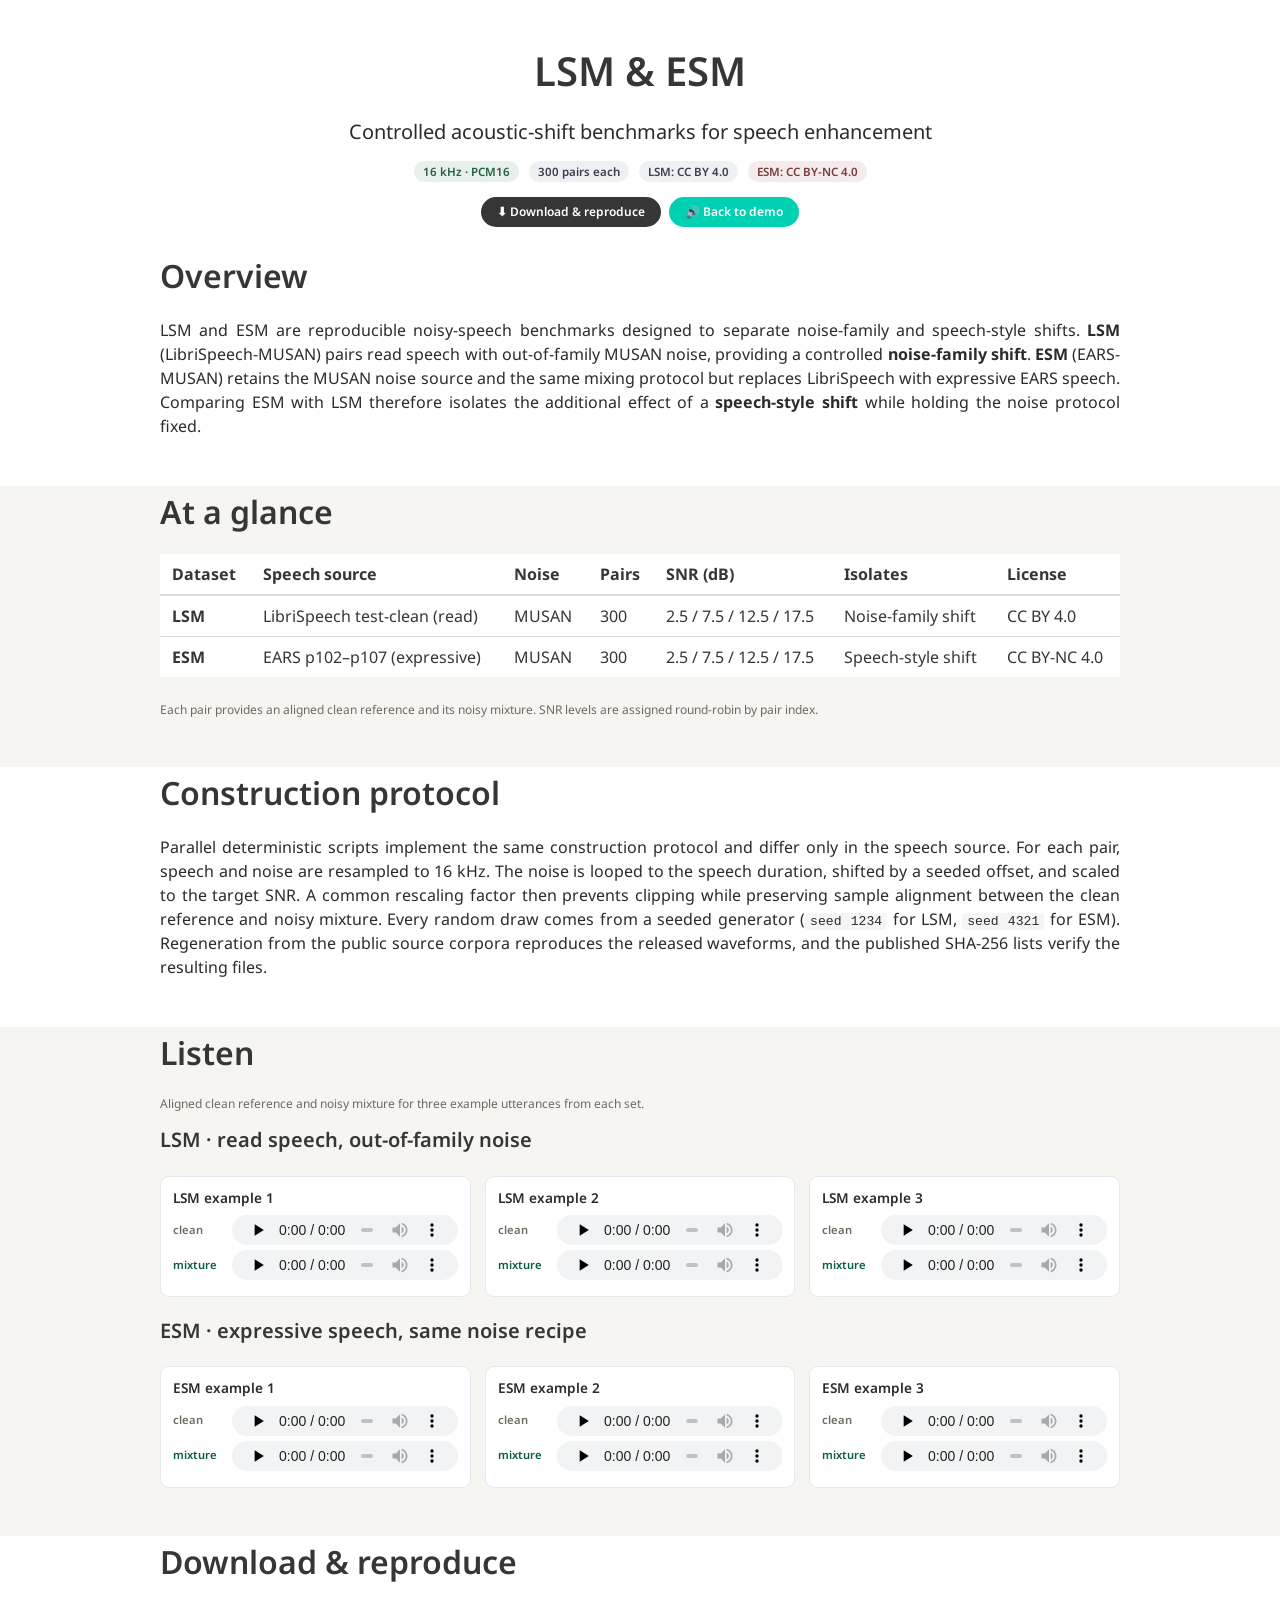
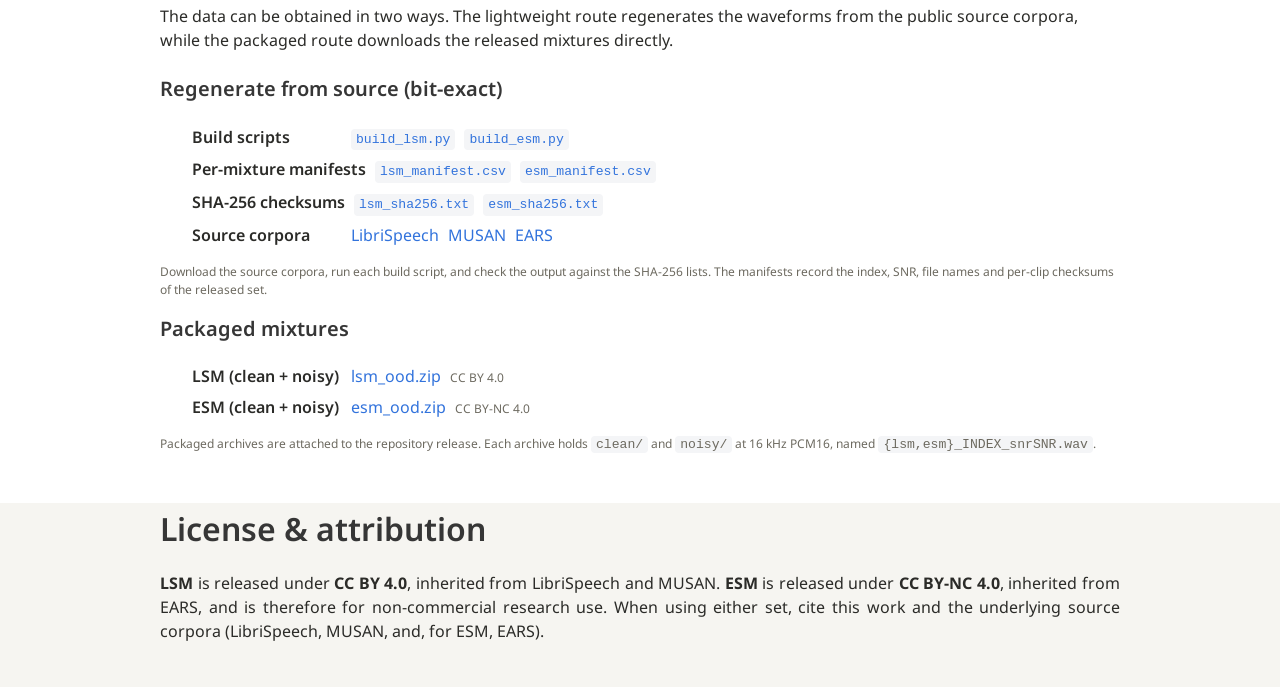
<file: datasets.html>
<!DOCTYPE html>
<html lang="en">
<head>
<meta charset="utf-8">
<meta name="viewport" content="width=device-width, initial-scale=1">
<title>LSM &amp; ESM: Controlled Shift Benchmarks for Speech Enhancement</title>
<link rel="stylesheet" href="static/css/bulma.min.css"><link rel="stylesheet" href="static/css/index.css">
<link href="https://fonts.googleapis.com/css2?family=Google+Sans:wght@400;500;700&family=Noto+Sans:wght@400;600;700&display=swap" rel="stylesheet">
<style>
.dbadge{display:inline-block;font-size:.72rem;font-weight:600;padding:2px 9px;border-radius:11px;margin:2px 3px;background:#eef0f4;color:#3a3f4b}
.dbadge.nc{background:#f4ecec;color:#7a3b3b}
.dbadge.ok{background:#e7f0ea;color:#256143}
.gtable td,.gtable th{vertical-align:middle}
.pairgrid{display:grid;grid-template-columns:repeat(auto-fill,minmax(260px,1fr));gap:14px;margin-top:10px}
.paircard{border:1px solid #e6e8ec;border-radius:9px;padding:11px 12px;background:#fff}
.paircard h4{font-weight:600;font-size:.85rem;margin-bottom:7px;color:#2b2b28}
.paircard .row{display:flex;align-items:center;gap:7px;margin:5px 0}
.paircard .lab{font-size:.7rem;font-weight:600;min-width:52px;color:#6d6a60}
.paircard .lab.mix{color:#0a5c42}
.paircard audio{height:30px;flex:1}
.dllist{list-style:none;margin-left:0}
.dllist li{margin:7px 0;display:flex;gap:9px;align-items:baseline;flex-wrap:wrap}
.dllist .k{font-weight:600;min-width:150px}
.mono{font-family:ui-monospace,monospace;font-size:.82rem;background:#f4f5f7;padding:1px 5px;border-radius:4px}
</style>
</head>
<body>

<section class="hero">
  <div class="hero-body">
    <div class="container is-max-desktop">
      <div class="columns is-centered"><div class="column has-text-centered">
        <h1 class="title is-2 publication-title">LSM &amp; ESM</h1>
        <div class="is-size-5">Controlled acoustic-shift benchmarks for speech enhancement</div>
        <div style="margin-top:.7rem">
          <span class="dbadge ok">16 kHz &middot; PCM16</span>
          <span class="dbadge">300 pairs each</span>
          <span class="dbadge">LSM: CC BY 4.0</span>
          <span class="dbadge nc">ESM: CC BY-NC 4.0</span>
        </div>
        <div class="publication-links" style="margin-top:.8rem">
          <span class="link-block"><a class="external-link button is-dark is-rounded is-small" href="#download">&#11015;&nbsp;Download &amp; reproduce</a></span>
          <span class="link-block"><a class="external-link button is-primary is-rounded is-small" href="index.html">&#128266;&nbsp;Back to demo</a></span>
        </div>
      </div></div>
    </div>
  </div>
</section>

<section class="section pt-2">
  <div class="container is-max-desktop">
    <h2 class="title is-3">Overview</h2>
    <div class="content has-text-justified">
      <p>LSM and ESM are reproducible noisy-speech benchmarks designed to separate
      noise-family and speech-style shifts. <b>LSM</b> (LibriSpeech-MUSAN) pairs read
      speech with out-of-family MUSAN noise, providing a controlled <b>noise-family
      shift</b>. <b>ESM</b> (EARS-MUSAN) retains the MUSAN noise source and the same mixing
      protocol but replaces LibriSpeech with expressive EARS speech. Comparing ESM with
      LSM therefore isolates the additional effect of a <b>speech-style shift</b> while
      holding the noise protocol fixed.</p>
    </div>
  </div>
</section>

<section class="section pt-2 altband">
  <div class="container is-max-desktop">
    <h2 class="title is-3">At a glance</h2>
    <table class="table is-fullwidth gtable">
      <thead><tr><th>Dataset</th><th>Speech source</th><th>Noise</th><th>Pairs</th><th>SNR (dB)</th><th>Isolates</th><th>License</th></tr></thead>
      <tbody>
        <tr>
          <td><b>LSM</b></td><td>LibriSpeech test-clean (read)</td><td>MUSAN</td>
          <td>300</td><td>2.5 / 7.5 / 12.5 / 17.5</td><td>Noise-family shift</td><td>CC BY 4.0</td>
        </tr>
        <tr>
          <td><b>ESM</b></td><td>EARS p102&ndash;p107 (expressive)</td><td>MUSAN</td>
          <td>300</td><td>2.5 / 7.5 / 12.5 / 17.5</td><td>Speech-style shift</td><td>CC BY-NC 4.0</td>
        </tr>
      </tbody>
    </table>
    <p class="is-size-7" style="color:#6d6a60">Each pair provides an aligned clean reference and its noisy mixture. SNR levels are assigned round-robin by pair index.</p>
  </div>
</section>

<section class="section pt-2">
  <div class="container is-max-desktop">
    <h2 class="title is-3">Construction protocol</h2>
    <div class="content has-text-justified">
      <p>Parallel deterministic scripts implement the same construction protocol and
      differ only in the speech source. For each pair, speech and noise are resampled to
      16 kHz. The noise is looped to the speech duration, shifted by a seeded offset, and
      scaled to the target SNR. A common rescaling factor then prevents clipping while
      preserving sample alignment between the clean reference and noisy mixture. Every
      random draw comes from a seeded generator (<span class="mono">seed 1234</span> for LSM,
      <span class="mono">seed 4321</span> for ESM). Regeneration from the public source
      corpora reproduces the released waveforms, and the published SHA-256 lists verify
      the resulting files.</p>
    </div>
  </div>
</section>

<section class="section pt-2 altband">
  <div class="container is-max-desktop">
    <h2 class="title is-3">Listen</h2>
    <p class="is-size-7" style="color:#6d6a60">Aligned clean reference and noisy mixture for three example utterances from each set.</p>
    <h3 class="title is-5" style="margin-top:1rem">LSM &middot; read speech, out-of-family noise</h3>
    <div class="pairgrid">
      <div class="paircard"><h4>LSM example 1</h4>
        <div class="row"><span class="lab">clean</span><audio controls preload="none" src="audio/lsm1_clean.wav"></audio></div>
        <div class="row"><span class="lab mix">mixture</span><audio controls preload="none" src="audio/lsm1_noisy.wav"></audio></div></div>
      <div class="paircard"><h4>LSM example 2</h4>
        <div class="row"><span class="lab">clean</span><audio controls preload="none" src="audio/lsm2_clean.wav"></audio></div>
        <div class="row"><span class="lab mix">mixture</span><audio controls preload="none" src="audio/lsm2_noisy.wav"></audio></div></div>
      <div class="paircard"><h4>LSM example 3</h4>
        <div class="row"><span class="lab">clean</span><audio controls preload="none" src="audio/lsm3_clean.wav"></audio></div>
        <div class="row"><span class="lab mix">mixture</span><audio controls preload="none" src="audio/lsm3_noisy.wav"></audio></div></div>
    </div>
    <h3 class="title is-5" style="margin-top:1.4rem">ESM &middot; expressive speech, same noise recipe</h3>
    <div class="pairgrid">
      <div class="paircard"><h4>ESM example 1</h4>
        <div class="row"><span class="lab">clean</span><audio controls preload="none" src="audio/esm1_clean.wav"></audio></div>
        <div class="row"><span class="lab mix">mixture</span><audio controls preload="none" src="audio/esm1_noisy.wav"></audio></div></div>
      <div class="paircard"><h4>ESM example 2</h4>
        <div class="row"><span class="lab">clean</span><audio controls preload="none" src="audio/esm2_clean.wav"></audio></div>
        <div class="row"><span class="lab mix">mixture</span><audio controls preload="none" src="audio/esm2_noisy.wav"></audio></div></div>
      <div class="paircard"><h4>ESM example 3</h4>
        <div class="row"><span class="lab">clean</span><audio controls preload="none" src="audio/esm3_clean.wav"></audio></div>
        <div class="row"><span class="lab mix">mixture</span><audio controls preload="none" src="audio/esm3_noisy.wav"></audio></div></div>
    </div>
  </div>
</section>

<section class="section pt-2" id="download">
  <div class="container is-max-desktop">
    <h2 class="title is-3">Download &amp; reproduce</h2>
    <div class="content">
      <p>The data can be obtained in two ways. The lightweight route regenerates the
      waveforms from the public source corpora, while the packaged route downloads the
      released mixtures directly.</p>

      <h3 class="title is-5">Regenerate from source (bit-exact)</h3>
      <ul class="dllist">
        <li><span class="k">Build scripts</span><a class="mono" href="datasets/build_lsm.py">build_lsm.py</a><a class="mono" href="datasets/build_esm.py">build_esm.py</a></li>
        <li><span class="k">Per-mixture manifests</span><a class="mono" href="datasets/lsm_manifest.csv">lsm_manifest.csv</a><a class="mono" href="datasets/esm_manifest.csv">esm_manifest.csv</a></li>
        <li><span class="k">SHA-256 checksums</span><a class="mono" href="datasets/lsm_sha256.txt">lsm_sha256.txt</a><a class="mono" href="datasets/esm_sha256.txt">esm_sha256.txt</a></li>
        <li><span class="k">Source corpora</span>
          <a href="https://www.openslr.org/12">LibriSpeech</a>
          <a href="https://www.openslr.org/17">MUSAN</a>
          <a href="https://sp-uhh.github.io/ears_dataset/">EARS</a></li>
      </ul>
      <p class="is-size-7" style="color:#6d6a60">Download the source corpora, run each build script, and check the output against the SHA-256 lists. The manifests record the index, SNR, file names and per-clip checksums of the released set.</p>

      <h3 class="title is-5" style="margin-top:1.2rem">Packaged mixtures</h3>
      <ul class="dllist">
        <li><span class="k">LSM (clean + noisy)</span><a href="https://github.com/CodeZx6/rapid-audio-demo/releases/latest/download/lsm_ood.zip">lsm_ood.zip</a><span class="is-size-7" style="color:#6d6a60">CC BY 4.0</span></li>
        <li><span class="k">ESM (clean + noisy)</span><a href="https://github.com/CodeZx6/rapid-audio-demo/releases/latest/download/esm_ood.zip">esm_ood.zip</a><span class="is-size-7" style="color:#6d6a60">CC BY-NC 4.0</span></li>
      </ul>
      <p class="is-size-7" style="color:#6d6a60">Packaged archives are attached to the repository release. Each archive holds <span class="mono">clean/</span> and <span class="mono">noisy/</span> at 16 kHz PCM16, named <span class="mono">{lsm,esm}_INDEX_snrSNR.wav</span>.</p>
    </div>
  </div>
</section>

<section class="section pt-2 altband">
  <div class="container is-max-desktop">
    <h2 class="title is-3">License &amp; attribution</h2>
    <div class="content has-text-justified">
      <p><b>LSM</b> is released under <b>CC BY 4.0</b>, inherited from LibriSpeech and MUSAN.
      <b>ESM</b> is released under <b>CC BY-NC 4.0</b>, inherited from EARS, and is therefore
      for non-commercial research use. When using either set, cite this work and the
      underlying source corpora (LibriSpeech, MUSAN, and, for ESM, EARS).</p>
    </div>
  </div>
</section>

</body>
</html>
</file>
<file: static/css/index.css>
body{font-family:'Noto Sans',-apple-system,'Segoe UI',Roboto,Helvetica,Arial,sans-serif;color:#2b2b28}
.publication-title{font-family:'Google Sans','Noto Sans',-apple-system,sans-serif;text-wrap:balance}
.publication-authors{margin-top:.4rem;color:#4a4a4a}
.publication-venue{color:#7a7a72;margin-top:.2rem}
.publication-links{margin-top:1.1rem;display:flex;gap:.45rem;justify-content:center;flex-wrap:wrap}
.link-block .button{font-weight:600}
.hero .hero-body{padding-bottom:1.4rem}
.section.pt-0{padding-top:0}.section.pt-2{padding-top:1.4rem}
.altband{background:#f6f5f1}
.pagefig{margin:0 auto;text-align:center}
.pagefig img{max-width:100%;height:auto}
.teaserfig img{max-width:660px;width:100%}
.casefig img{max-width:860px;width:100%}
.pagefig figcaption{font-size:.86rem;color:#6d6a60;max-width:60rem;margin:.6rem auto 0;text-align:left}
.abstract-text{max-width:60rem;margin:0 auto}
.benchgroup{margin-top:2.6rem}
.benchtag{font-size:.68rem;letter-spacing:.08em;text-transform:uppercase;color:#0a5c42;background:#eaf4ef;border:1px solid #b9d9cc;border-radius:999px;padding:2px 10px;vertical-align:middle;margin-left:.5rem;font-weight:600}
.benchdesc{color:#6d6a60;margin:.2rem 0 1rem}
.samplecard{background:#fffefb;border:1px solid #e3e1d8;border-radius:10px;padding:18px 20px;margin-bottom:18px}
.samplemeta{display:flex;justify-content:space-between;gap:10px;flex-wrap:wrap;margin-bottom:6px}
.fname{font-family:ui-monospace,SFMono-Regular,Menlo,Consolas,monospace;font-size:.78rem;color:#8a877c}
.pairinfo{font-size:.8rem;color:#8a877c}
.transcript{margin:0 0 14px;padding:0 0 0 14px;border-left:3px solid #b9d9cc;font-family:Charter,Georgia,serif;font-style:italic;font-size:1rem;max-width:62ch;background:none}
.vgrid{display:grid;grid-template-columns:repeat(auto-fit,minmax(280px,1fr));gap:10px}
.variant{border:1px solid #e3e1d8;border-radius:8px;padding:10px 12px;background:#f7f6f2}
.variant.v-rapid{border-color:#b9d9cc;background:#eaf4ef}
.variant.v-clean{border-color:#c6c9ec;background:#eef0fb}
.vhead{display:flex;justify-content:space-between;align-items:baseline;gap:8px;flex-wrap:wrap;margin-bottom:7px}
.vlabel{font-weight:600;font-size:.85rem;color:#2b2b28}
.v-rapid .vlabel{color:#0a5c42}
.v-clean .vlabel{color:#4f56c4}
.chips{display:flex;gap:5px;flex-wrap:wrap}
.mchip{font-size:.68rem;font-variant-numeric:tabular-nums;color:#6d6a60;border:1px solid #e3e1d8;border-radius:999px;padding:0 7px;background:#fffefb}
audio{width:100%;height:32px;display:block}
audio:focus-visible{outline:2px solid #0c6b4d;outline-offset:2px;border-radius:999px}
.bibtex{background:#f6f5f1;border:1px solid #e3e1d8;border-radius:8px;overflow-x:auto}
.footer{padding:2rem 1.5rem;background:#fff}

/* ---- robot demo (video) ---- */
.container.is-robot{max-width:1480px;margin:0 auto;padding:0 1rem}
.robotintro{max-width:64rem;color:#3a3a35}
.robotfoot{max-width:64rem;font-size:.86rem;color:#6d6a60;border-top:1px solid #e3e1d8;padding-top:.9rem;margin-top:1.6rem}
.uttrow{border-top:1px solid #e3e1d8;padding:1.4rem 0 .4rem}
.uttrow:first-of-type{border-top:none}
.utthead{display:flex;align-items:baseline;gap:.7rem;flex-wrap:wrap}
.uttid{font-family:ui-monospace,SFMono-Regular,Menlo,Consolas,monospace;font-weight:700;font-size:1rem;color:#2b2b28}
.uttscene{font-size:.8rem;color:#8a877c}
.uttrow .transcript{margin:.2rem 0 .95rem;font-size:.95rem;max-width:80ch}
.bbgrid{display:grid;grid-template-columns:repeat(auto-fit,minmax(640px,1fr));gap:14px}
.bbbox{border:1px solid #e3e1d8;border-radius:10px;background:#fffefb;padding:12px 14px 14px}
.bbname{font-size:.95rem;font-weight:700;margin:0 0 10px;display:flex;align-items:baseline;gap:.5rem}
.spchip{color:#0a5c42;background:#dcefe6;border-color:#9cc9b6}
.unitgrid{display:grid;grid-template-columns:repeat(auto-fit,minmax(295px,1fr));gap:10px}
.unit{border:1px solid #e3e1d8;border-radius:8px;background:#f7f6f2;padding:9px 10px}
.unit.u-rapid{border-color:#b9d9cc;background:#eaf4ef}
.uhead{display:flex;justify-content:space-between;align-items:baseline;gap:6px;flex-wrap:wrap;margin-bottom:7px}
.ulabel{font-weight:600;font-size:.8rem;color:#6d6a60}
.u-rapid .ulabel{color:#0a5c42}
.ubody{display:flex;gap:9px;align-items:flex-start}
video.rv{width:132px;flex:0 0 132px;height:198px;border-radius:6px;background:#0b0e14;display:block}
.mods{flex:1;min-width:0;display:flex;flex-direction:column;gap:7px}
.mod{min-width:0}
.mlab{font-size:.68rem;color:#6d6a60;margin-bottom:2px;display:flex;align-items:center;gap:5px;flex-wrap:wrap}
.mtimer{border:1px solid #e3e1d8;border-radius:6px;background:#fffefb;padding:5px 7px 6px}
.u-rapid .mtimer{border-color:#cfe5da}
.tnum{font-family:ui-monospace,SFMono-Regular,Menlo,Consolas,monospace;font-variant-numeric:tabular-nums;font-size:1.28rem;font-weight:700;line-height:1.1;color:#b8b5aa}
.tunit{font-size:.7rem;font-weight:600;margin-left:2px;color:#b8b5aa}
.mtimer .tnum,.mtimer .tunit{color:#c2bfb6;transition:color .12s}
.mtimer.is-inf .tnum,.mtimer.is-inf .tunit{color:#c07a1e}
.mtimer.is-push .tnum,.mtimer.is-push .tunit{color:#d9a441}
.mtimer.is-done .tnum,.mtimer.is-done .tunit{color:#0a5c42}
.tcap{min-height:1.1em}
.mtimer.is-inf .tcap{color:#c07a1e}.mtimer.is-done .tcap{color:#0a5c42}
.tcap{font-size:.6rem;color:#8a877c;letter-spacing:.02em;margin-bottom:5px}
.tl{position:relative;display:flex;height:9px;border-radius:5px;overflow:hidden;background:#e9e7df}
.seg{display:block;height:100%}
.seg.sh{background:#c9c6ba}.seg.si{background:#e0a13c}.seg.sp{background:#f0cf94}.seg.sr{background:#7fc3a5}
.u-rapid .seg.sr{background:#3fa87d}

.tleg{display:flex;flex-wrap:wrap;gap:1px 8px;font-size:.58rem;color:#8a877c;margin-top:4px;line-height:1.5}
.tleg span{display:inline-flex;align-items:center;white-space:nowrap}
.tleg span::before{content:'';display:inline-block;width:7px;height:7px;border-radius:2px;margin-right:3px}
.tleg .kh::before{background:#c9c6ba}.tleg .ki::before{background:#e0a13c}
.tleg .kp::before{background:#f0cf94}.tleg .kr::before{background:#7fc3a5}
.u-rapid .tleg .kr::before{background:#3fa87d}
.tl .cur{position:absolute;top:-2px;bottom:-2px;left:0;width:2px;background:#2b2b28;border-radius:2px;transition:none}

.mod audio{height:30px}
.fbnote{font-size:.62rem;color:#a5a29a;cursor:help;border-bottom:1px dotted #cfccc2}
@media(max-width:900px){.ubody{flex-direction:column}video.rv{width:100%;flex:none;height:auto;aspect-ratio:2/3;max-width:220px;margin:0 auto}}

.tl{background:#f0eee7;box-shadow:inset 0 0 0 1px #e3e1d8}
</file>
